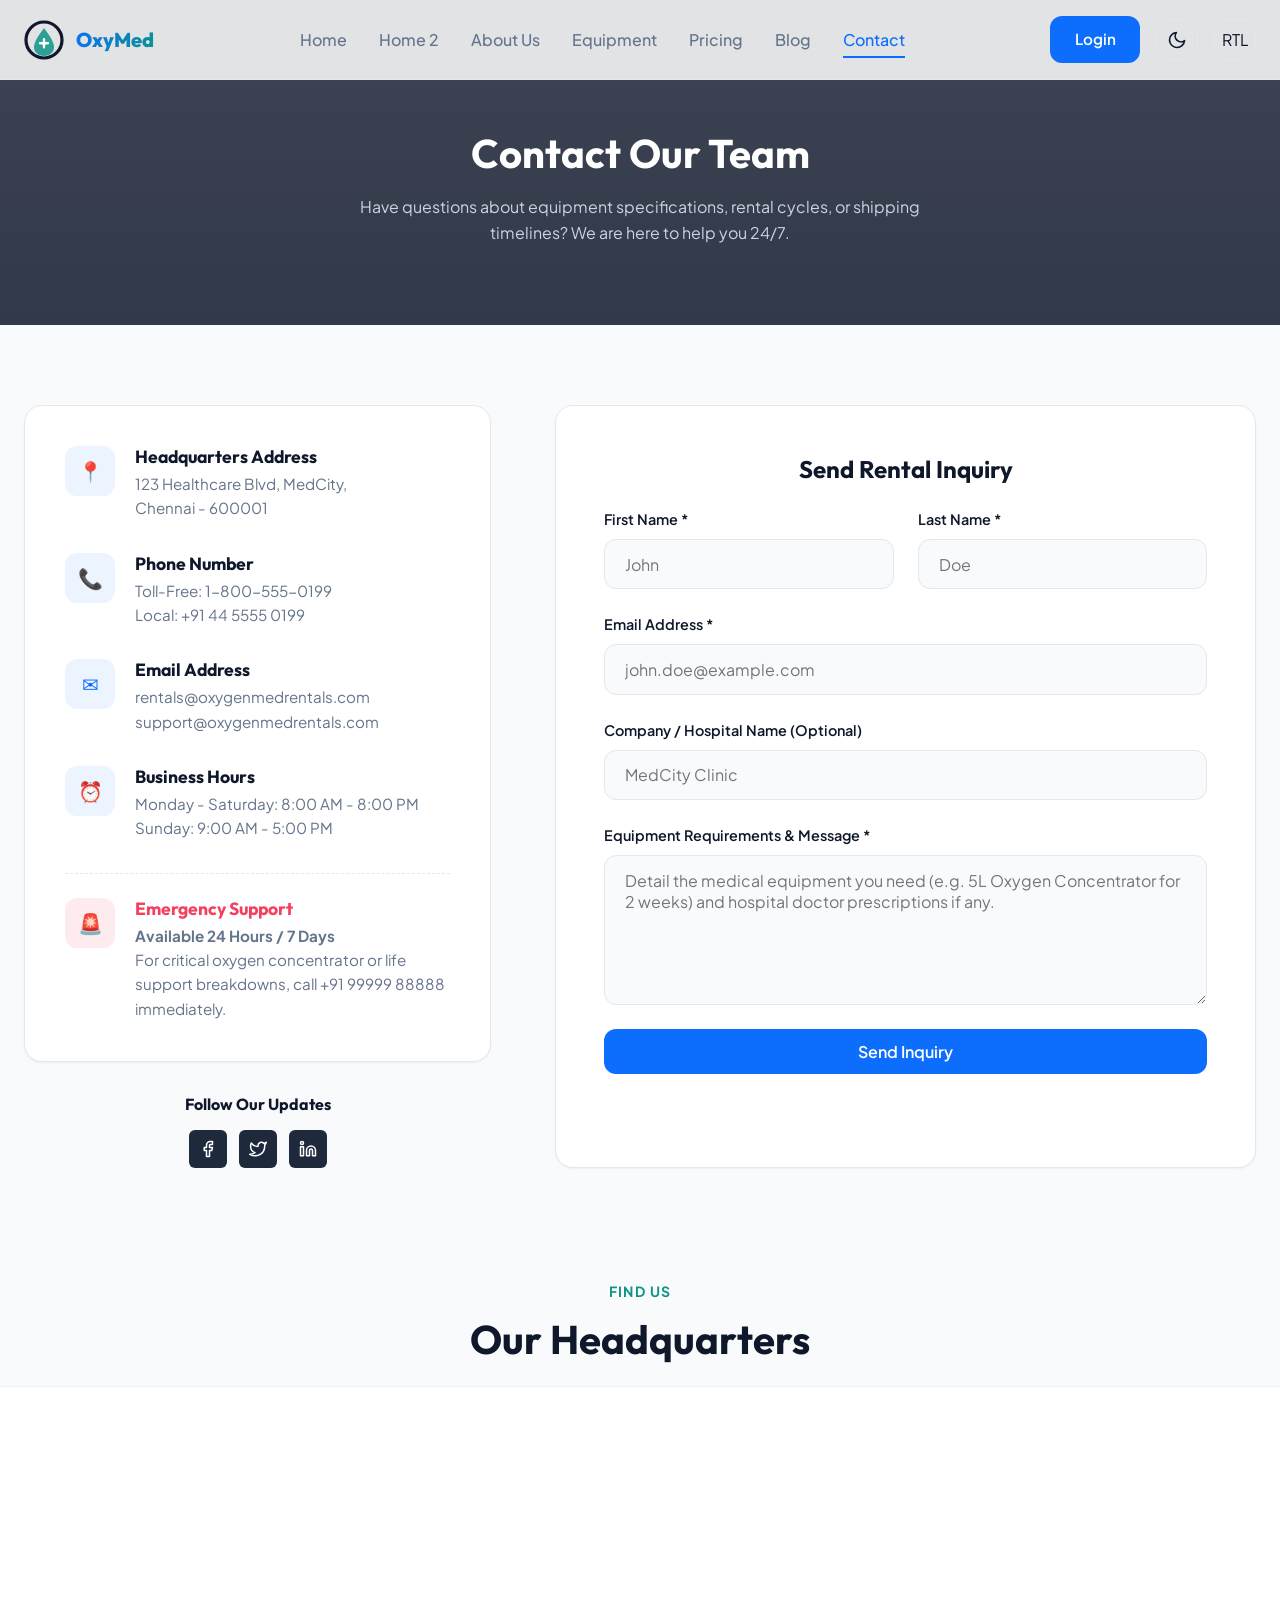
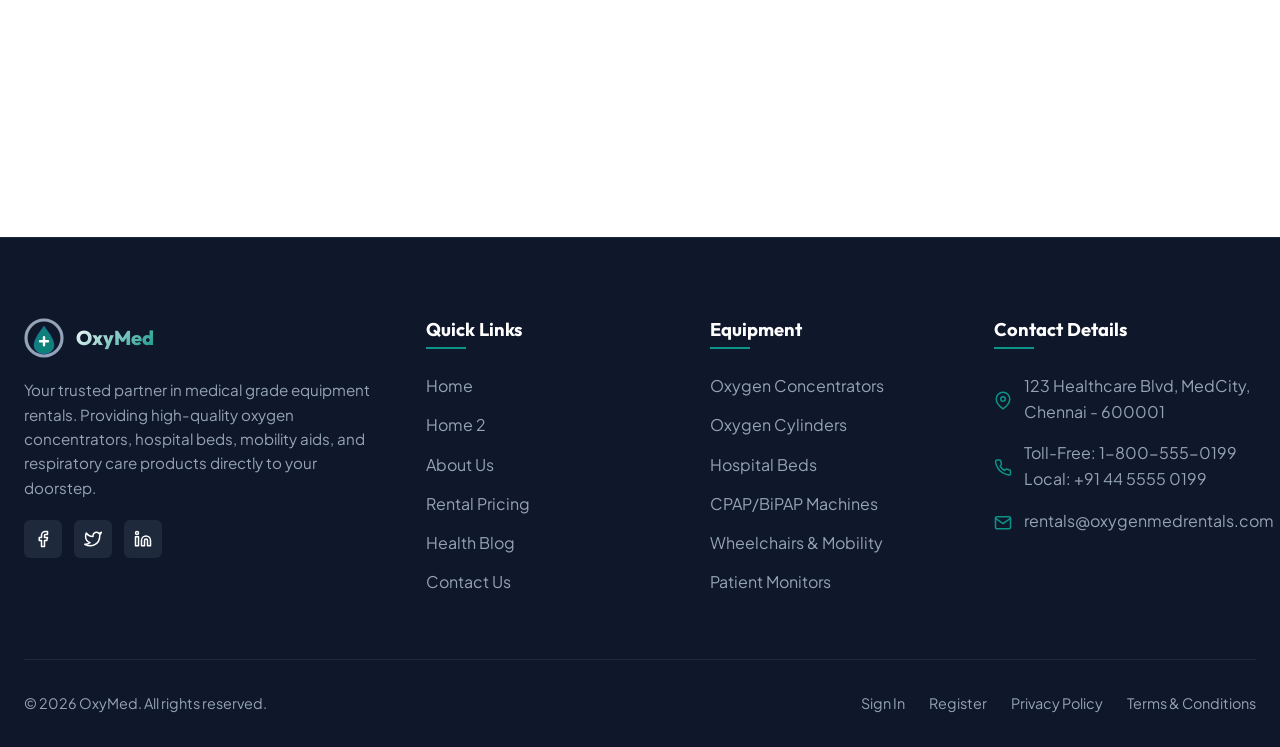
<file: contact.html>
<!DOCTYPE html>
<html lang="en" dir="ltr">
<head>
  <meta charset="UTF-8">
  <meta name="viewport" content="width=device-width, initial-scale=1.0">
  <title>OxyMed | Contact Us</title>
  <meta name="description" content="Contact us to rent medical equipment. Phone number, address, 24/7 emergency hotline, and booking inquiry form.">
  
  <!-- Favicon -->
  <link rel="icon" type="image/svg+xml" href="assets/images/favicon.svg">
  
  <!-- CSS Stylesheets -->
  <link rel="stylesheet" href="assets/css/style.css">
  <link rel="stylesheet" href="assets/css/dark-mode.css">
  <link rel="stylesheet" href="assets/css/rtl.css">
</head>
<body>

  <!-- HEADER -->
  <header class="header">
    <div class="container nav-container">
      <a href="index.html" class="logo-link" id="navLogo">
        <svg viewBox="0 0 100 100" fill="none" xmlns="http://www.w3.org/2000/svg">
          <circle cx="50" cy="50" r="45" stroke="currentColor" stroke-width="8" fill="none"/>
          <path d="M50 20 C65 40 75 55 75 68 C75 80 64 90 50 90 C36 90 25 80 25 68 C25 55 35 40 50 20 Z" fill="var(--secondary)" opacity="0.85"/>
          <path d="M50 48 L50 68 M40 58 L60 58" stroke="#ffffff" stroke-width="6" stroke-linecap="round"/>
        </svg>
        <span class="brand-name">OxyMed</span>
      </a>

      <nav>
        <ul class="nav-menu" id="navMenu">
          <li><a href="index.html" class="nav-link">Home</a></li>
          <li><a href="home2.html" class="nav-link">Home 2</a></li>
          <li><a href="about.html" class="nav-link">About Us</a></li>
          <li><a href="services.html" class="nav-link">Equipment</a></li>
          <li><a href="pricing.html" class="nav-link">Pricing</a></li>
          <li><a href="blog.html" class="nav-link">Blog</a></li>
          <li><a href="contact.html" class="nav-link">Contact</a></li>
        <li class="mobile-nav-login"><a href="login.html" class="nav-link">Login</a></li>
        </ul>
      </nav>

      <div class="nav-actions">
        <a href="login.html" class="btn btn-login">Login</a>
        <button class="btn-icon" id="theme-toggle" aria-label="Toggle Theme">
          <!-- Dynamically loaded by JS -->
        </button>
        <button class="btn-icon" id="rtl-toggle" aria-label="Toggle RTL">RTL</button>
        <button class="hamburger" aria-label="Toggle Navigation Menu">
          <span></span>
          <span></span>
          <span></span>
        </button>
      </div>
    </div>
  </header>

  <!-- CONTACT HERO SECTION -->
  <section class="about-hero" style="background-image: linear-gradient(rgba(15, 23, 42, 0.8), rgba(15, 23, 42, 0.85)), url('https://images.unsplash.com/photo-1516549655169-df83a0774514?auto=format&fit=crop&w=1200&q=80');">
    <div class="container">
      <h1>Contact Our Team</h1>
      <p>Have questions about equipment specifications, rental cycles, or shipping timelines? We are here to help you 24/7.</p>
    </div>
  </section>

  <!-- CONTACT GRID SECTION -->
  <section class="section-padding">
    <div class="container contact-grid">
      
      <!-- Contact details -->
      <div class="contact-info-panel">
        <div class="contact-details-box">
          <!-- Address -->
          <div class="contact-item">
            <div class="contact-icon">📍</div>
            <div class="contact-text">
              <h4>Headquarters Address</h4>
              <p>123 Healthcare Blvd, MedCity,<br>Chennai - 600001</p>
            </div>
          </div>

          <!-- Phone -->
          <div class="contact-item">
            <div class="contact-icon">📞</div>
            <div class="contact-text">
              <h4>Phone Number</h4>
              <p>Toll-Free: 1-800-555-0199<br>Local: +91 44 5555 0199</p>
            </div>
          </div>

          <!-- Email -->
          <div class="contact-item">
            <div class="contact-icon">✉</div>
            <div class="contact-text">
              <h4>Email Address</h4>
              <p>rentals@oxygenmedrentals.com<br>support@oxygenmedrentals.com</p>
            </div>
          </div>

          <!-- Business Hours -->
          <div class="contact-item">
            <div class="contact-icon">⏰</div>
            <div class="contact-text">
              <h4>Business Hours</h4>
              <p>Monday - Saturday: 8:00 AM - 8:00 PM<br>Sunday: 9:00 AM - 5:00 PM</p>
            </div>
          </div>

          <!-- Emergency Support -->
          <div class="contact-item" style="border-top: 1px dashed var(--border); padding-top: 1.5rem; margin-top: 1.5rem;">
            <div class="contact-icon" style="background-color: rgba(244, 63, 94, 0.1); color: var(--accent);">🚨</div>
            <div class="contact-text">
              <h4 style="color: var(--accent);">Emergency Support</h4>
              <p><strong>Available 24 Hours / 7 Days</strong><br>For critical oxygen concentrator or life support breakdowns, call +91 99999 88888 immediately.</p>
            </div>
          </div>
        </div>

        <!-- Social Links & Branding -->
        <div style="text-align: center;">
          <h4 style="margin-bottom: 1rem;">Follow Our Updates</h4>
          <div class="social-links" style="justify-content: center;">
            <a href="#" class="social-icon" aria-label="Facebook">
              <svg xmlns="http://www.w3.org/2000/svg" width="18" height="18" viewBox="0 0 24 24" fill="none" stroke="currentColor" stroke-width="2" stroke-linecap="round" stroke-linejoin="round"><path d="M18 2h-3a5 5 0 0 0-5 5v3H7v4h3v8h4v-8h3l1-4h-4V7a1 1 0 0 1 1-1h3z"></path></svg>
            </a>
            <a href="#" class="social-icon" aria-label="Twitter">
              <svg xmlns="http://www.w3.org/2000/svg" width="18" height="18" viewBox="0 0 24 24" fill="none" stroke="currentColor" stroke-width="2" stroke-linecap="round" stroke-linejoin="round"><path d="M23 3a10.9 10.9 0 0 1-3.14 1.53 4.48 4.48 0 0 0-7.86 3v1A10.66 10.66 0 0 1 3 4s-4 9 5 13a11.64 11.64 0 0 1-7 2c9 5 20 0 20-11.5a4.5 4.5 0 0 0-.08-.83A7.72 7.72 0 0 0 23 3z"></path></svg>
            </a>
            <a href="#" class="social-icon" aria-label="LinkedIn">
              <svg xmlns="http://www.w3.org/2000/svg" width="18" height="18" viewBox="0 0 24 24" fill="none" stroke="currentColor" stroke-width="2" stroke-linecap="round" stroke-linejoin="round"><path d="M16 8a6 6 0 0 1 6 6v7h-4v-7a2 2 0 0 0-2-2 2 2 0 0 0-2 2v7h-4v-7a6 6 0 0 1 6-6z"></path><rect x="2" y="9" width="4" height="12"></rect><circle cx="4" cy="4" r="2"></circle></svg>
            </a>
          </div>
        </div>
      </div>

      <!-- Contact form -->
      <div class="form-card">
        <h3 style="margin-bottom: 1.5rem; font-size: 1.5rem; text-align: center;">Send Rental Inquiry</h3>
        <form id="contactForm" novalidate>
          <div class="form-grid">
            <div class="form-group">
              <label for="firstName" class="form-label">First Name *</label>
              <input type="text" id="firstName" class="form-input" placeholder="John">
              <div class="form-feedback"></div>
            </div>
            
            <div class="form-group">
              <label for="lastName" class="form-label">Last Name *</label>
              <input type="text" id="lastName" class="form-input" placeholder="Doe">
              <div class="form-feedback"></div>
            </div>
            
            <div class="form-group full-width">
              <label for="email" class="form-label">Email Address *</label>
              <input type="email" id="email" class="form-input" placeholder="john.doe@example.com">
              <div class="form-feedback"></div>
            </div>

            <div class="form-group full-width">
              <label for="companyName" class="form-label">Company / Hospital Name (Optional)</label>
              <input type="text" id="companyName" class="form-input" placeholder="MedCity Clinic">
              <div class="form-feedback"></div>
            </div>

            <div class="form-group full-width">
              <label for="message" class="form-label">Equipment Requirements &amp; Message *</label>
              <textarea id="message" class="form-textarea" placeholder="Detail the medical equipment you need (e.g. 5L Oxygen Concentrator for 2 weeks) and hospital doctor prescriptions if any."></textarea>
              <div class="form-feedback"></div>
            </div>
          </div>

          <button type="submit" class="btn btn-primary" style="width: 100%;">Send Inquiry</button>
        </form>
      </div>

    </div>
  </section>

  <!-- INTERACTIVE MAP SECTION -->
  <section class="map-section">
    <div class="container" style="margin-bottom: -10px;">
      <div class="section-header text-center" style="margin-bottom: 2rem;">
        <span class="section-subtitle">Find Us</span>
        <h2 class="section-title">Our Headquarters</h2>
      </div>
    </div>
    <div class="map-container">
      <iframe 
        src="https://maps.google.com/maps?q=Chennai&t=&z=13&ie=UTF8&iwloc=&output=embed" 
        width="100%" 
        height="450" 
        style="border:0;" 
        allowfullscreen="" 
        loading="lazy" 
        referrerpolicy="no-referrer-when-downgrade">
      </iframe>
    </div>
  </section>

  <!-- FOOTER -->
  <footer class="footer">
    <div class="container">
      <div class="footer-top">
        <div class="footer-brand">
          <a href="index.html" class="logo-link">
            <svg viewBox="0 0 100 100" fill="none" xmlns="http://www.w3.org/2000/svg" width="40" height="40">
              <circle cx="50" cy="50" r="45" stroke="currentColor" stroke-width="8" fill="none"/>
              <path d="M50 20 C65 40 75 55 75 68 C75 80 64 90 50 90 C36 90 25 80 25 68 C25 55 35 40 50 20 Z" fill="var(--secondary)" opacity="0.85"/>
              <path d="M50 48 L50 68 M40 58 L60 58" stroke="#ffffff" stroke-width="6" stroke-linecap="round"/>
            </svg>
            <span class="brand-name" style="background: linear-gradient(135deg, #fff, var(--secondary)); -webkit-background-clip: text; -webkit-text-fill-color: transparent;">OxyMed</span>
          </a>
          <p class="footer-brand-text">
            Your trusted partner in medical grade equipment rentals. Providing high-quality oxygen concentrators, hospital beds, mobility aids, and respiratory care products directly to your doorstep.
          </p>
          <div class="social-links">
            <a href="#" class="social-icon" aria-label="Facebook">
              <svg xmlns="http://www.w3.org/2000/svg" width="18" height="18" viewBox="0 0 24 24" fill="none" stroke="currentColor" stroke-width="2" stroke-linecap="round" stroke-linejoin="round"><path d="M18 2h-3a5 5 0 0 0-5 5v3H7v4h3v8h4v-8h3l1-4h-4V7a1 1 0 0 1 1-1h3z"></path></svg>
            </a>
            <a href="#" class="social-icon" aria-label="Twitter">
              <svg xmlns="http://www.w3.org/2000/svg" width="18" height="18" viewBox="0 0 24 24" fill="none" stroke="currentColor" stroke-width="2" stroke-linecap="round" stroke-linejoin="round"><path d="M23 3a10.9 10.9 0 0 1-3.14 1.53 4.48 4.48 0 0 0-7.86 3v1A10.66 10.66 0 0 1 3 4s-4 9 5 13a11.64 11.64 0 0 1-7 2c9 5 20 0 20-11.5a4.5 4.5 0 0 0-.08-.83A7.72 7.72 0 0 0 23 3z"></path></svg>
            </a>
            <a href="#" class="social-icon" aria-label="LinkedIn">
              <svg xmlns="http://www.w3.org/2000/svg" width="18" height="18" viewBox="0 0 24 24" fill="none" stroke="currentColor" stroke-width="2" stroke-linecap="round" stroke-linejoin="round"><path d="M16 8a6 6 0 0 1 6 6v7h-4v-7a2 2 0 0 0-2-2 2 2 0 0 0-2 2v7h-4v-7a6 6 0 0 1 6-6z"></path><rect x="2" y="9" width="4" height="12"></rect><circle cx="4" cy="4" r="2"></circle></svg>
            </a>
          </div>
        </div>

        <div>
          <h4 class="footer-heading">Quick Links</h4>
          <ul class="footer-links">
            <li><a href="index.html">Home</a></li>
            <li><a href="home2.html">Home 2</a></li>
            <li><a href="about.html">About Us</a></li>
            <li><a href="pricing.html">Rental Pricing</a></li>
            <li><a href="blog.html">Health Blog</a></li>
            <li><a href="contact.html">Contact Us</a></li>
          </ul>
        </div>

        <div>
          <h4 class="footer-heading">Equipment</h4>
          <ul class="footer-links">
            <li><a href="services.html">Oxygen Concentrators</a></li>
            <li><a href="services.html">Oxygen Cylinders</a></li>
            <li><a href="services.html">Hospital Beds</a></li>
            <li><a href="services.html">CPAP/BiPAP Machines</a></li>
            <li><a href="services.html">Wheelchairs &amp; Mobility</a></li>
            <li><a href="services.html">Patient Monitors</a></li>
          </ul>
        </div>

        <div>
          <h4 class="footer-heading">Contact Details</h4>
          <div class="footer-contact-item">
            <svg xmlns="http://www.w3.org/2000/svg" width="18" height="18" viewBox="0 0 24 24" fill="none" stroke="currentColor" stroke-width="2" stroke-linecap="round" stroke-linejoin="round"><path d="M21 10c0 7-9 13-9 13s-9-6-9-13a9 9 0 0 1 18 0z"></path><circle cx="12" cy="10" r="3"></circle></svg>
            <p>123 Healthcare Blvd, MedCity,<br>Chennai - 600001</p>
          </div>
          <div class="footer-contact-item">
            <svg xmlns="http://www.w3.org/2000/svg" width="18" height="18" viewBox="0 0 24 24" fill="none" stroke="currentColor" stroke-width="2" stroke-linecap="round" stroke-linejoin="round"><path d="M22 16.92v3a2 2 0 0 1-2.18 2 19.79 19.79 0 0 1-8.63-3.07 19.5 19.5 0 0 1-6-6 19.79 19.79 0 0 1-3.07-8.67A2 2 0 0 1 4.11 2h3a2 2 0 0 1 2 1.72 12.84 12.84 0 0 0 .7 2.81 2 2 0 0 1-.45 2.11L8.09 9.91a16 16 0 0 0 6 6l1.27-1.27a2 2 0 0 1 2.11-.45 12.84 12.84 0 0 0 2.81.7A2 2 0 0 1 22 16.92z"></path></svg>
            <p>Toll-Free: 1-800-555-0199<br>Local: +91 44 5555 0199</p>
          </div>
          <div class="footer-contact-item">
            <svg xmlns="http://www.w3.org/2000/svg" width="18" height="18" viewBox="0 0 24 24" fill="none" stroke="currentColor" stroke-width="2" stroke-linecap="round" stroke-linejoin="round"><path d="M4 4h16c1.1 0 2 .9 2 2v12c0 1.1-.9 2-2 2H4c-1.1 0-2-.9-2-2V6c0-1.1.9-2 2-2z"></path><polyline points="22,6 12,13 2,6"></polyline></svg>
            <p>rentals@oxygenmedrentals.com</p>
          </div>
        </div>
      </div>

      <div class="footer-bottom">
        <p>&copy; 2026 OxyMed. All rights reserved.</p>
        <div style="display: flex; gap: 1.5rem;">
          <a href="login.html">Sign In</a>
          <a href="register.html">Register</a>
          <a href="#">Privacy Policy</a>
          <a href="#">Terms &amp; Conditions</a>
        </div>
      </div>
    </div>
  </footer>

  <!-- Core JavaScript -->
  <script src="assets/js/main.js"></script>
  
  <!-- Pre-fill script based on URL queries -->
  <script>
    document.addEventListener('DOMContentLoaded', () => {
      const params = new URLSearchParams(window.location.search);
      const inquiryType = params.get('inquiry');
      const msgBox = document.getElementById('message');
      
      if (inquiryType && msgBox) {
        let name = '';
        switch(inquiryType) {
          case 'oxygen-equipment':
            name = 'Oxygen Concentrator / Cylinder';
            break;
          case 'mobility-equipment':
            name = 'Manual/Electric Wheelchair or Walker';
            break;
          case 'hospital-furniture':
            name = 'Adjustable Hospital Bed / Mattress';
            break;
          case 'respiratory-care':
            name = 'CPAP / BiPAP Sleep Apnea Device';
            break;
          case 'patient-monitoring':
            name = 'Multi-Parameter Patient Monitor';
            break;
          case 'home-care-equipment':
            name = 'Clinical Suction / Feeding Pump';
            break;
        }
        if (name) {
          msgBox.value = `Hello, I would like to inquire about renting "${name}". Please contact me with availability and pricing details.`;
        }
      }
    });
  </script>
</body>
</html>
</file>
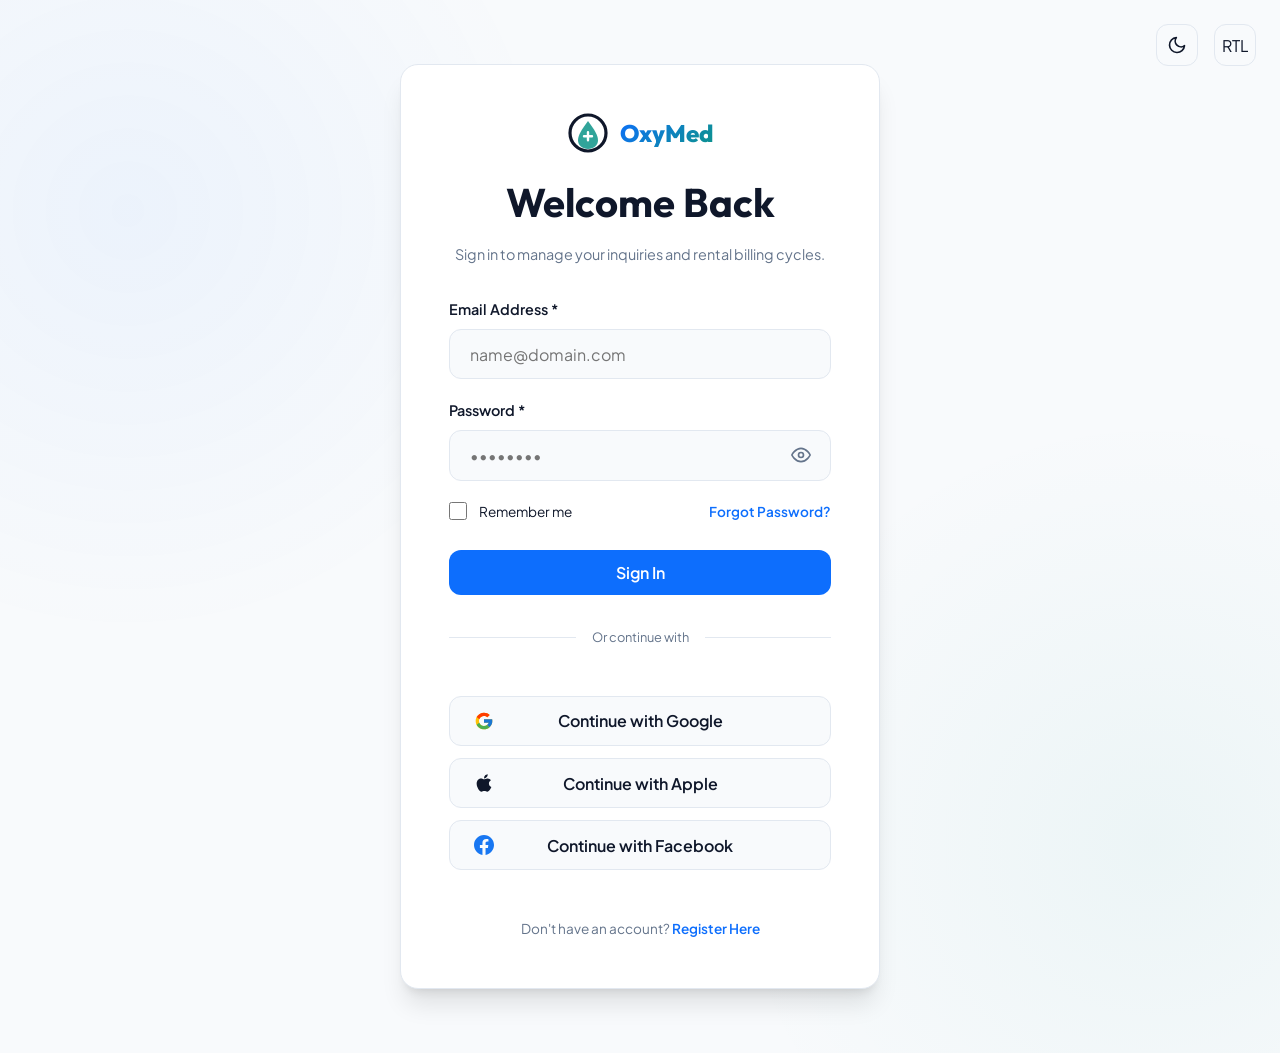
<file: login.html>
<!DOCTYPE html>
<html lang="en" dir="ltr">
<head>
  <meta charset="UTF-8">
  <meta name="viewport" content="width=device-width, initial-scale=1.0">
  <title>OxyMed | Sign In</title>
  <meta name="description" content="Sign In to your OxyMed account. UI Only.">
  
  <!-- Favicon -->
  <link rel="icon" type="image/svg+xml" href="assets/images/favicon.svg">
  
  <!-- CSS Stylesheets -->
  <link rel="stylesheet" href="assets/css/style.css">
  <link rel="stylesheet" href="assets/css/dark-mode.css">
  <link rel="stylesheet" href="assets/css/rtl.css">
</head>
<body>

  <!-- Floating Theme and RTL controls -->
  <div class="auth-theme-controls" style="position: absolute; top: 1.5rem; right: 1.5rem; display: flex; gap: 1rem; z-index: 10;">
    <button class="btn-icon" id="theme-toggle" aria-label="Toggle Theme">
      <!-- Dynamically loaded by JS -->
    </button>
    <button class="btn-icon" id="rtl-toggle" aria-label="Toggle RTL">RTL</button>
  </div>

  <!-- AUTH WRAPPER -->
  <div class="auth-wrapper" style="padding-top: 4rem; padding-bottom: 4rem; min-height: 100vh; display: flex; align-items: center; justify-content: center;">
    <div class="auth-card">
      <div class="auth-header">
        <a href="index.html" style="text-decoration: none; color: inherit;"><div class="logo-link">
          <svg viewBox="0 0 100 100" fill="none" xmlns="http://www.w3.org/2000/svg" width="60" height="60">
            <circle cx="50" cy="50" r="45" stroke="currentColor" stroke-width="8" fill="none"/>
            <path d="M50 20 C65 40 75 55 75 68 C75 80 64 90 50 90 C36 90 25 80 25 68 C25 55 35 40 50 20 Z" fill="var(--secondary)" opacity="0.85"/>
            <path d="M50 48 L50 68 M40 58 L60 58" stroke="#ffffff" stroke-width="6" stroke-linecap="round"/>
          </svg>
          <span class="brand-name" style="font-size: 1.5rem;">OxyMed</span>
        </div></a>
        <h2 class="auth-title">Welcome Back</h2>
        <p class="auth-subtitle">Sign in to manage your inquiries and rental billing cycles.</p>
      </div>

      <form id="loginForm" novalidate style="display: flex; flex-direction: column; gap: 1.25rem;">
        
        <div class="form-group">
          <label for="email" class="form-label">Email Address *</label>
          <input type="email" id="email" class="form-input" placeholder="name@domain.com">
          <div class="form-feedback"></div>
        </div>

        <div class="form-group">
          <label for="password" class="form-label">Password *</label>
          <div class="auth-password-wrapper">
            <input type="password" id="password" class="form-input" placeholder="••••••••" style="padding-right: 3rem;">
            <button type="button" class="password-toggle-btn" aria-label="Toggle Password Visibility">
              <svg xmlns="http://www.w3.org/2000/svg" width="20" height="20" viewBox="0 0 24 24" fill="none" stroke="currentColor" stroke-width="2" stroke-linecap="round" stroke-linejoin="round">
                <path d="M1 12s4-8 11-8 11 8 11 8-4 8-11 8-11-8-11-8z"></path>
                <circle cx="12" cy="12" r="3"></circle>
              </svg>
            </button>
          </div>
          <div class="form-feedback"></div>
        </div>

        <div class="auth-options">
          <label class="form-checkbox-group">
            <input type="checkbox" id="rememberMe" class="form-checkbox">
            Remember me
          </label>
          <a href="#" class="auth-link">Forgot Password?</a>
        </div>

        <button type="submit" class="btn btn-primary" style="margin-top: 0.5rem;">Sign In</button>
      </form>

      <div class="social-login-divider">Or continue with</div>

              <div class="social-login-group" style="display: flex; flex-direction: column; gap: 0.75rem;">
          <button type="button" class="btn-social" style="justify-content: center; position: relative; width: 100%;">
            <svg style="position: absolute; left: 1.5rem;" xmlns="http://www.w3.org/2000/svg" width="20" height="20" viewBox="0 0 48 48">
              <path fill="#FFC107" d="M43.611,20.083H42V20H24v8h11.303c-1.649,4.657-6.08,8-11.303,8c-6.627,0-12-5.373-12-12c0-6.627,5.373-12,12-12c3.059,0,5.842,1.154,7.961,3.039l5.657-5.657C34.046,6.053,29.268,4,24,4C12.955,4,4,12.955,4,24c0,11.045,8.955,20,20,20c11.045,0,20-8.955,20-20C44,22.659,43.862,21.35,43.611,20.083z"/>
              <path fill="#FF3D00" d="M6.306,14.691l6.571,4.819C14.655,15.108,18.961,12,24,12c3.059,0,5.842,1.154,7.961,3.039l5.657-5.657C34.046,6.053,29.268,4,24,4C16.318,4,9.656,8.337,6.306,14.691z"/>
              <path fill="#4CAF50" d="M24,44c5.166,0,9.86-1.977,13.409-5.192l-6.19-5.238C29.211,35.091,26.715,36,24,36c-5.202,0-9.619-3.317-11.283-7.946l-6.522,5.025C9.505,39.556,16.227,44,24,44z"/>
              <path fill="#1976D2" d="M43.611,20.083H42V20H24v8h11.303c-0.792,2.237-2.231,4.166-4.087,5.571c0.001-0.001,0.002-0.001,0.003-0.002l6.19,5.238C36.971,39.205,44,34,44,24C44,22.659,43.862,21.35,43.611,20.083z"/>
            </svg>
            Continue with Google
          </button>
          
          <button type="button" class="btn-social" style="justify-content: center; position: relative; width: 100%;">
            <svg style="position: absolute; left: 1.5rem;" xmlns="http://www.w3.org/2000/svg" width="20" height="20" viewBox="0 0 384 512">
              <path fill="var(--text-main)" d="M318.7 268.7c-.2-36.7 16.4-64.4 50-84.8-18.8-26.9-47.2-41.7-84.7-44.6-35.5-2.8-74.3 20.7-88.5 20.7-15 0-49.4-19.7-76.4-19.7C63.3 141.2 4 184.8 4 273.5q0 39.3 14.4 81.2c12.8 36.7 59 126.7 107.2 125.2 25.2-.6 43-17.9 75.8-17.9 31.8 0 48.3 17.9 76.4 17.9 48.6-.7 90.4-82.5 102.6-119.3-65.2-30.7-61.7-90-61.7-91.9zm-56.6-164.2c27.3-32.4 24.8-61.9 24-72.5-24.1 1.4-52 16.4-67.9 34.9-17.5 19.8-27.8 44.3-25.6 71.9 26.1 2 49.9-11.4 69.5-34.3z"/>
            </svg>
            Continue with Apple
          </button>

          <button type="button" class="btn-social" style="justify-content: center; position: relative; width: 100%;">
            <svg style="position: absolute; left: 1.5rem;" xmlns="http://www.w3.org/2000/svg" width="20" height="20" viewBox="0 0 24 24" fill="#1877F2">
              <path d="M24 12.073c0-6.627-5.373-12-12-12s-12 5.373-12 12c0 5.99 4.388 10.954 10.125 11.854v-8.385H7.078v-3.469h3.047V9.43c0-3.007 1.792-4.669 4.533-4.669 1.312 0 2.686.235 2.686.235v2.953H15.83c-1.491 0-1.956.925-1.956 1.874v2.25h3.328l-.532 3.469h-2.796v8.385C19.612 23.027 24 18.062 24 12.073z"/>
            </svg>
            Continue with Facebook
          </button>
        </div>

      <p class="auth-subtitle" style="text-align: center; font-size: 0.85rem; margin-top: 1rem;">
        Don't have an account? <a href="register.html" class="auth-link">Register Here</a>
      </p>
    </div>
  </div>

  <!-- Core JavaScript -->
  <script src="assets/js/main.js"></script>
</body>
</html>
</file>
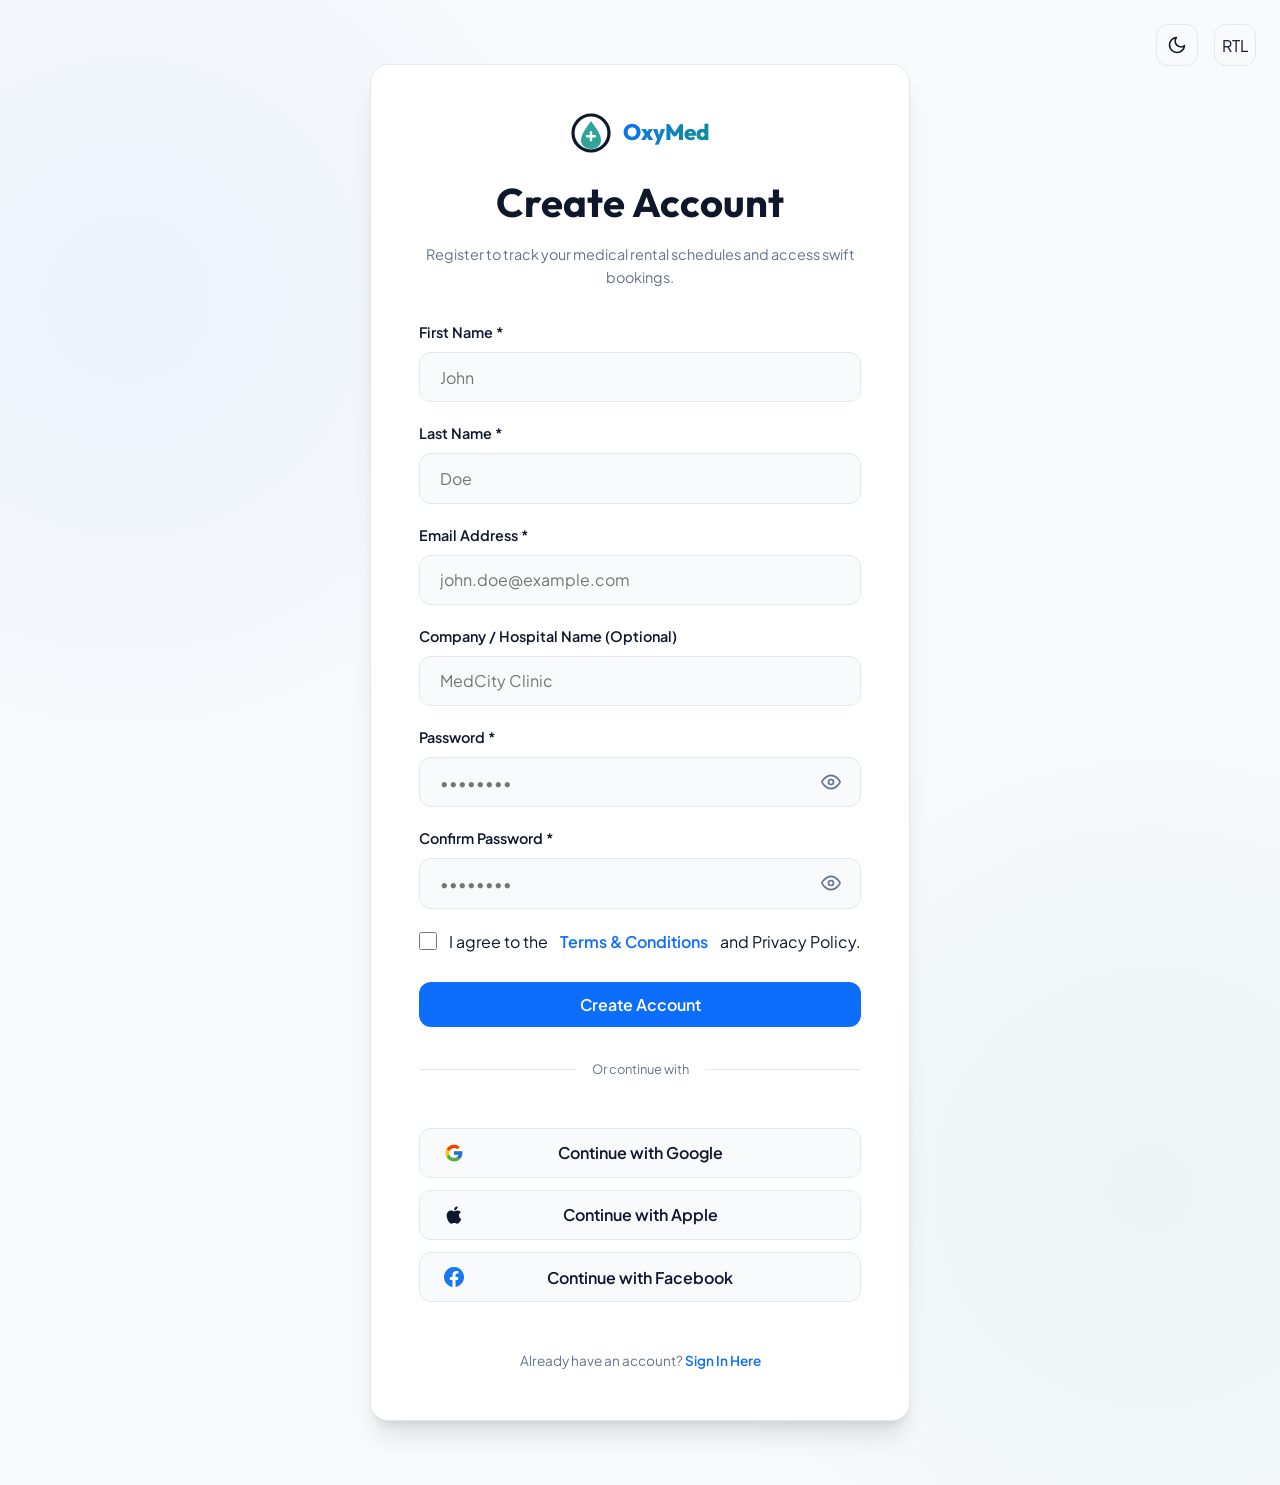
<file: register.html>
<!DOCTYPE html>
<html lang="en" dir="ltr">
<head>
  <meta charset="UTF-8">
  <meta name="viewport" content="width=device-width, initial-scale=1.0">
  <title>OxyMed | Register</title>
  <meta name="description" content="Register an account with OxyMed. UI Only.">
  
  <!-- Favicon -->
  <link rel="icon" type="image/svg+xml" href="assets/images/favicon.svg">
  
  <!-- CSS Stylesheets -->
  <link rel="stylesheet" href="assets/css/style.css">
  <link rel="stylesheet" href="assets/css/dark-mode.css">
  <link rel="stylesheet" href="assets/css/rtl.css">
</head>
<body>

  <!-- Floating Theme and RTL controls -->
  <div class="auth-theme-controls" style="position: absolute; top: 1.5rem; right: 1.5rem; display: flex; gap: 1rem; z-index: 10;">
    <button class="btn-icon" id="theme-toggle" aria-label="Toggle Theme">
      <!-- Dynamically loaded by JS -->
    </button>
    <button class="btn-icon" id="rtl-toggle" aria-label="Toggle RTL">RTL</button>
  </div>

  <!-- AUTH WRAPPER -->
  <div class="auth-wrapper" style="padding-top: 4rem; padding-bottom: 4rem; min-height: 100vh; display: flex; align-items: center; justify-content: center;">
    <div class="auth-card" style="max-width: 540px;">
      <div class="auth-header">
        <a href="index.html" style="text-decoration: none; color: inherit;"><div class="logo-link">
          <svg viewBox="0 0 100 100" fill="none" xmlns="http://www.w3.org/2000/svg" width="55" height="55">
            <circle cx="50" cy="50" r="45" stroke="currentColor" stroke-width="8" fill="none"/>
            <path d="M50 20 C65 40 75 55 75 68 C75 80 64 90 50 90 C36 90 25 80 25 68 C25 55 35 40 50 20 Z" fill="var(--secondary)" opacity="0.85"/>
            <path d="M50 48 L50 68 M40 58 L60 58" stroke="#ffffff" stroke-width="6" stroke-linecap="round"/>
          </svg>
          <span class="brand-name" style="font-size: 1.4rem;">OxyMed</span>
        </div></a>
        <h2 class="auth-title">Create Account</h2>
        <p class="auth-subtitle">Register to track your medical rental schedules and access swift bookings.</p>
      </div>

      <form id="registerForm" novalidate style="display: flex; flex-direction: column; gap: 1.25rem;">
        
        <div class="form-group">
          <label for="firstName" class="form-label">First Name *</label>
          <input type="text" id="firstName" class="form-input" placeholder="John">
          <div class="form-feedback"></div>
        </div>
        
        <div class="form-group">
          <label for="lastName" class="form-label">Last Name *</label>
          <input type="text" id="lastName" class="form-input" placeholder="Doe">
          <div class="form-feedback"></div>
        </div>

        <div class="form-group">
          <label for="email" class="form-label">Email Address *</label>
          <input type="email" id="email" class="form-input" placeholder="john.doe@example.com">
          <div class="form-feedback"></div>
        </div>

        <div class="form-group">
          <label for="companyName" class="form-label">Company / Hospital Name (Optional)</label>
          <input type="text" id="companyName" class="form-input" placeholder="MedCity Clinic">
          <div class="form-feedback"></div>
        </div>

        <div class="form-group">
          <label for="password" class="form-label">Password *</label>
          <div class="auth-password-wrapper">
            <input type="password" id="password" class="form-input" placeholder="••••••••" style="padding-right: 3rem;">
            <button type="button" class="password-toggle-btn" aria-label="Toggle Password Visibility">
              <svg xmlns="http://www.w3.org/2000/svg" width="20" height="20" viewBox="0 0 24 24" fill="none" stroke="currentColor" stroke-width="2" stroke-linecap="round" stroke-linejoin="round">
                <path d="M1 12s4-8 11-8 11 8 11 8-4 8-11 8-11-8-11-8z"></path>
                <circle cx="12" cy="12" r="3"></circle>
              </svg>
            </button>
          </div>
          <div class="form-feedback"></div>
        </div>

        <div class="form-group">
          <label for="confirmPassword" class="form-label">Confirm Password *</label>
          <div class="auth-password-wrapper">
            <input type="password" id="confirmPassword" class="form-input" placeholder="••••••••" style="padding-right: 3rem;">
            <button type="button" class="password-toggle-btn" aria-label="Toggle Password Visibility">
              <svg xmlns="http://www.w3.org/2000/svg" width="20" height="20" viewBox="0 0 24 24" fill="none" stroke="currentColor" stroke-width="2" stroke-linecap="round" stroke-linejoin="round">
                <path d="M1 12s4-8 11-8 11 8 11 8-4 8-11 8-11-8-11-8z"></path>
                <circle cx="12" cy="12" r="3"></circle>
              </svg>
            </button>
          </div>
          <div class="form-feedback"></div>
        </div>

        <div class="form-group">
          <label class="form-checkbox-group">
            <input type="checkbox" id="terms" class="form-checkbox">
            I agree to the <a href="#" class="auth-link">Terms &amp; Conditions</a> and Privacy Policy.
          </label>
          <div class="form-feedback"></div>
        </div>

        <button type="submit" class="btn btn-primary" style="margin-top: 0.5rem; width: 100%;">Create Account</button>
      </form>

      <div class="social-login-divider">Or continue with</div>

      <div class="social-login-group" style="display: flex; flex-direction: column; gap: 0.75rem;">
        <button type="button" class="btn-social" style="justify-content: center; position: relative; width: 100%;">
          <svg style="position: absolute; left: 1.5rem;" xmlns="http://www.w3.org/2000/svg" width="20" height="20" viewBox="0 0 48 48">
            <path fill="#FFC107" d="M43.611,20.083H42V20H24v8h11.303c-1.649,4.657-6.08,8-11.303,8c-6.627,0-12-5.373-12-12c0-6.627,5.373-12,12-12c3.059,0,5.842,1.154,7.961,3.039l5.657-5.657C34.046,6.053,29.268,4,24,4C12.955,4,4,12.955,4,24c0,11.045,8.955,20,20,20c11.045,0,20-8.955,20-20C44,22.659,43.862,21.35,43.611,20.083z"/>
            <path fill="#FF3D00" d="M6.306,14.691l6.571,4.819C14.655,15.108,18.961,12,24,12c3.059,0,5.842,1.154,7.961,3.039l5.657-5.657C34.046,6.053,29.268,4,24,4C16.318,4,9.656,8.337,6.306,14.691z"/>
            <path fill="#4CAF50" d="M24,44c5.166,0,9.86-1.977,13.409-5.192l-6.19-5.238C29.211,35.091,26.715,36,24,36c-5.202,0-9.619-3.317-11.283-7.946l-6.522,5.025C9.505,39.556,16.227,44,24,44z"/>
            <path fill="#1976D2" d="M43.611,20.083H42V20H24v8h11.303c-0.792,2.237-2.231,4.166-4.087,5.571c0.001-0.001,0.002-0.001,0.003-0.002l6.19,5.238C36.971,39.205,44,34,44,24C44,22.659,43.862,21.35,43.611,20.083z"/>
          </svg>
          Continue with Google
        </button>
        
        <button type="button" class="btn-social" style="justify-content: center; position: relative; width: 100%;">
          <svg style="position: absolute; left: 1.5rem;" xmlns="http://www.w3.org/2000/svg" width="20" height="20" viewBox="0 0 384 512">
            <path fill="var(--text-main)" d="M318.7 268.7c-.2-36.7 16.4-64.4 50-84.8-18.8-26.9-47.2-41.7-84.7-44.6-35.5-2.8-74.3 20.7-88.5 20.7-15 0-49.4-19.7-76.4-19.7C63.3 141.2 4 184.8 4 273.5q0 39.3 14.4 81.2c12.8 36.7 59 126.7 107.2 125.2 25.2-.6 43-17.9 75.8-17.9 31.8 0 48.3 17.9 76.4 17.9 48.6-.7 90.4-82.5 102.6-119.3-65.2-30.7-61.7-90-61.7-91.9zm-56.6-164.2c27.3-32.4 24.8-61.9 24-72.5-24.1 1.4-52 16.4-67.9 34.9-17.5 19.8-27.8 44.3-25.6 71.9 26.1 2 49.9-11.4 69.5-34.3z"/>
          </svg>
          Continue with Apple
        </button>

        <button type="button" class="btn-social" style="justify-content: center; position: relative; width: 100%;">
          <svg style="position: absolute; left: 1.5rem;" xmlns="http://www.w3.org/2000/svg" width="20" height="20" viewBox="0 0 24 24" fill="#1877F2">
            <path d="M24 12.073c0-6.627-5.373-12-12-12s-12 5.373-12 12c0 5.99 4.388 10.954 10.125 11.854v-8.385H7.078v-3.469h3.047V9.43c0-3.007 1.792-4.669 4.533-4.669 1.312 0 2.686.235 2.686.235v2.953H15.83c-1.491 0-1.956.925-1.956 1.874v2.25h3.328l-.532 3.469h-2.796v8.385C19.612 23.027 24 18.062 24 12.073z"/>
          </svg>
          Continue with Facebook
        </button>
      </div>

      <p class="auth-subtitle" style="text-align: center; font-size: 0.85rem; margin-top: 1rem;">
        Already have an account? <a href="login.html" class="auth-link">Sign In Here</a>
      </p>
    </div>
  </div>

  <!-- Core JavaScript -->
  <script src="assets/js/main.js"></script>
</body>
</html>
</file>
<file: assets/css/style.css>
/* ==========================================================================
   OXYGEN & MEDICAL EQUIPMENT RENTAL - CORE STYLESHEET
   ========================================================================== */

@import url('https://fonts.googleapis.com/css2?family=Outfit:wght@300;400;500;600;700;800&family=Plus+Jakarta+Sans:wght@300;400;500;600;700;800&display=swap');

:root {
  /* Fonts */
  --font-heading: 'Outfit', -apple-system, BlinkMacSystemFont, "Segoe UI", Roboto, sans-serif;
  --font-body: 'Plus Jakarta Sans', -apple-system, BlinkMacSystemFont, "Segoe UI", Roboto, sans-serif;

  /* Color Palette - Light Mode (Default) */
  --primary: #0d6efd;          /* Medical Blue */
  --primary-hover: #0b5ed7;
  --primary-rgb: 13, 110, 253;
  --secondary: #0d9488;        /* Teal */
  --secondary-hover: #0f766e;
  --secondary-rgb: 13, 148, 136;
  --accent: #f43f5e;           /* Emergency Coral Red */
  
  --bg-body: #f8fafc;          /* Off-white */
  --bg-card: #ffffff;
  --bg-header: rgba(255, 255, 255, 0.85);
  --bg-footer: #0f172a;        /* Deep slate for footer */
  
  --text-main: #0f172a;        /* Dark slate */
  --text-muted: #64748b;       /* Cool gray */
  --text-inverse: #ffffff;
  
  --border: #e2e8f0;
  --border-focus: #93c5fd;
  
  /* Shadow & Blur */
  --shadow-sm: 0 1px 2px 0 rgba(0, 0, 0, 0.05);
  --shadow-md: 0 4px 6px -1px rgba(0, 0, 0, 0.08), 0 2px 4px -2px rgba(0, 0, 0, 0.08);
  --shadow-lg: 0 10px 15px -3px rgba(0, 0, 0, 0.08), 0 4px 6px -4px rgba(0, 0, 0, 0.08);
  --shadow-xl: 0 20px 25px -5px rgba(0, 0, 0, 0.1), 0 8px 10px -6px rgba(0, 0, 0, 0.1);
  --blur-header: 12px;
  
  /* Spacing & Borders */
  --radius-sm: 6px;
  --radius-md: 12px;
  --radius-lg: 18px;
  --radius-full: 9999px;
  --transition: all 0.3s cubic-bezier(0.4, 0, 0.2, 1);
  
  /* Layout limits */
  --max-width: 1280px;
  --header-height: 80px;
}

/* ==========================================================================
   Resets & Base Styles
   ========================================================================== */
*, *::before, *::after {
  box-sizing: border-box;
  margin: 0;
  padding: 0;
}

html {
  scroll-behavior: smooth;
  font-size: 16px;
}

body {
  font-family: var(--font-body);
  background-color: var(--bg-body);
  color: var(--text-main);
  line-height: 1.6;
  -webkit-font-smoothing: antialiased;
  overflow-x: hidden;
  transition: background-color 0.3s ease, color 0.3s ease;
}

body.menu-open {
  overflow: hidden;
}

h1, h2, h3, h4, h5, h6 {
  font-family: var(--font-heading);
  font-weight: 700;
  line-height: 1.25;
  color: var(--text-main);
}

a {
  color: inherit;
  text-decoration: none;
  transition: var(--transition);
}

img, svg {
  display: block;
  max-width: 100%;
  height: auto;
}

button, input, textarea, select {
  font-family: inherit;
  font-size: inherit;
  color: inherit;
  background: none;
  border: none;
}

button {
  cursor: pointer;
}

/* ==========================================================================
   Layout & Container
   ========================================================================== */
.container {
  width: 100%;
  max-width: var(--max-width);
  margin-left: auto;
  margin-right: auto;
  padding-left: 1.5rem;
  padding-right: 1.5rem;
}

.section-padding {
  padding-top: 5rem;
  padding-bottom: 5rem;
}

@media (max-width: 768px) {
  .section-padding {
    padding-top: 3.5rem;
    padding-bottom: 3.5rem;
  }
}

/* ==========================================================================
   Header & Navigation
   ========================================================================== */
.header {
  position: fixed;
  top: 0;
  left: 0;
  width: 100%;
  height: var(--header-height);
  background-color: var(--bg-header);
  backdrop-filter: blur(var(--blur-header));
  border-bottom: 1px solid var(--border);
  z-index: 1000;
  transition: var(--transition);
}

.header.scrolled {
  box-shadow: var(--shadow-md);
  height: 70px;
}

.nav-container {
  display: flex;
  align-items: center;
  justify-content: space-between;
  height: 100%;
}

.logo-link {
  display: flex;
  align-items: center;
  gap: 0.75rem;
}

.logo-link svg {
  width: 40px;
  height: 40px;
}

.brand-name {
  font-family: var(--font-heading);
  font-size: 1.25rem;
  font-weight: 800;
  background: linear-gradient(135deg, var(--primary), var(--secondary));
  -webkit-background-clip: text;
  -webkit-text-fill-color: transparent;
  white-space: nowrap;
}

.nav-menu {
  display: flex;
  align-items: center;
  gap: 2rem;
  list-style: none;
}

.nav-link {
  font-weight: 500;
  color: var(--text-muted);
  position: relative;
  padding: 0.5rem 0;
}

.nav-link::after {
  content: '';
  position: absolute;
  bottom: 0;
  left: 0;
  width: 0;
  height: 2px;
  background-color: var(--primary);
  transition: var(--transition);
}

.nav-link:hover, .nav-link.active {
  color: var(--primary);
}

.nav-link:hover::after, .nav-link.active::after {
  width: 100%;
}

.nav-actions {
  display: flex;
  align-items: center;
  gap: 1rem;
}

/* Header Buttons */
.btn {
  display: inline-flex;
  align-items: center;
  justify-content: center;
  gap: 0.5rem;
  padding: 0.75rem 1.5rem;
  font-weight: 600;
  border-radius: var(--radius-md);
  transition: var(--transition);
}

.btn-primary {
  background-color: var(--primary);
  color: var(--text-inverse);
}

.btn-primary:hover {
  background-color: var(--primary-hover);
  transform: translateY(-2px);
  box-shadow: 0 4px 12px rgba(var(--primary-rgb), 0.25);
}

.btn-secondary {
  background-color: var(--secondary);
  color: var(--text-inverse);
}

.btn-secondary:hover {
  background-color: var(--secondary-hover);
  transform: translateY(-2px);
  box-shadow: 0 4px 12px rgba(var(--secondary-rgb), 0.25);
}

.btn-outline {
  border: 2px solid var(--border);
  color: var(--text-main);
}

.btn-outline:hover {
  border-color: var(--primary);
  color: var(--primary);
  background-color: rgba(var(--primary-rgb), 0.05);
}

.btn-icon {
  width: 42px;
  height: 42px;
  border-radius: var(--radius-md);
  border: 1px solid var(--border);
  color: var(--text-main);
  display: flex;
  align-items: center;
  justify-content: center;
}

.btn-icon:hover {
  background-color: rgba(var(--primary-rgb), 0.05);
  border-color: var(--primary);
  color: var(--primary);
}

.btn-call {
  background-color: var(--accent);
  color: #fff;
  border-radius: var(--radius-md);
}

.btn-call:hover {
  background-color: #e11d48;
  transform: translateY(-2px);
  box-shadow: 0 4px 12px rgba(244, 63, 94, 0.25);
}

.btn-login {
  background-color: var(--primary);
  color: #fff;
  border-radius: var(--radius-md);
  padding: 0.6rem 1.4rem;
  font-weight: 600;
  font-size: 0.95rem;
  border: 2px solid var(--primary);
}

.btn-login:hover {
  background-color: var(--primary-hover);
  border-color: var(--primary-hover);
  transform: translateY(-2px);
  box-shadow: 0 4px 12px rgba(var(--primary-rgb), 0.25);
}

/* Hamburger menu button */
.hamburger {
  display: none;
  flex-direction: column;
  justify-content: space-between;
  width: 30px;
  height: 20px;
  background: transparent;
  border: none;
  cursor: pointer;
  z-index: 1100;
}

.hamburger span {
  width: 100%;
  height: 3px;
  background-color: var(--text-main);
  border-radius: 3px;
  transition: var(--transition);
}

/* Hamburger active animation */
.hamburger.active span:nth-child(1) {
  transform: translateY(8px) rotate(45deg);
}

.hamburger.active span:nth-child(2) {
  opacity: 0;
}

.hamburger.active span:nth-child(3) {
  transform: translateY(-9px) rotate(-45deg);
}

/* Mobile responsive menu */
@media (max-width: 1024px) {
  .hamburger {
    display: flex;
  }
  
  .nav-menu {
    position: fixed;
    top: 0;
    right: -100%;
    width: 300px;
    height: 100vh;
    background-color: var(--bg-card);
    flex-direction: column;
    justify-content: flex-start;
    padding: 8rem 2rem 2rem 2rem;
    box-shadow: var(--shadow-xl);
    transition: right 0.4s ease;
    z-index: 1050;
    overflow-y: auto;
  }
  
  .nav-menu.active {
    right: 0;
  }
  
  .nav-menu li {
    width: 100%;
  }
  
  .nav-link {
    display: block;
    font-size: 1.2rem;
    padding: 1rem 0;
    border-bottom: 1px solid var(--border);
  }
  
  .nav-actions {
    margin-right: 1.5rem;
  }
}

@media (max-width: 640px) {
  .nav-actions .btn-login {
    padding: 0.5rem 0.85rem;
    font-size: 0.85rem;
  }
  .brand-name {
    font-size: 1.1rem;
    max-width: 160px;
    overflow: hidden;
    text-overflow: ellipsis;
  }
}

/* ==========================================================================
   Hero Section
   ========================================================================== */
.hero {
  padding-top: calc(var(--header-height) + 4rem);
  padding-bottom: 6rem;
  background: radial-gradient(circle at 90% 10%, rgba(var(--primary-rgb), 0.08), transparent 40%),
              radial-gradient(circle at 10% 90%, rgba(var(--secondary-rgb), 0.08), transparent 40%);
  overflow: hidden;
  position: relative;
}

.hero-grid {
  display: grid;
  grid-template-columns: 1fr 1fr;
  gap: 4rem;
  align-items: center;
}

.hero-content {
  display: flex;
  flex-direction: column;
  gap: 1.5rem;
}

.hero-tag {
  display: inline-flex;
  align-self: flex-start;
  align-items: center;
  gap: 0.5rem;
  padding: 0.5rem 1rem;
  background-color: rgba(var(--primary-rgb), 0.1);
  color: var(--primary);
  font-weight: 700;
  font-size: 0.875rem;
  border-radius: var(--radius-full);
}

.hero-title {
  font-size: 3.5rem;
  line-height: 1.15;
  letter-spacing: -0.02em;
}

.hero-title span {
  color: var(--primary);
}

.hero-desc {
  font-size: 1.125rem;
  color: var(--text-muted);
}

.hero-buttons {
  display: flex;
  gap: 1rem;
  margin-top: 1rem;
}

.hero-image-container {
  position: relative;
}

.hero-image-wrapper {
  background: linear-gradient(135deg, rgba(var(--primary-rgb), 0.1), rgba(var(--secondary-rgb), 0.1));
  border-radius: var(--radius-lg);
  padding: 1rem;
  box-shadow: var(--shadow-xl);
}

.hero-image-wrapper img {
  border-radius: calc(var(--radius-lg) - 0.5rem);
  width: 100%;
  height: 450px;
  object-fit: cover;
}

.hero-badge {
  position: absolute;
  bottom: 2rem;
  left: -2rem;
  background-color: var(--bg-card);
  padding: 1rem 1.5rem;
  border-radius: var(--radius-md);
  box-shadow: var(--shadow-lg);
  display: flex;
  align-items: center;
  gap: 1rem;
  border: 1px solid var(--border);
}

.hero-badge-icon {
  width: 48px;
  height: 48px;
  background-color: rgba(var(--secondary-rgb), 0.1);
  color: var(--secondary);
  border-radius: 50%;
  display: flex;
  align-items: center;
  justify-content: center;
  font-size: 1.5rem;
}

.hero-badge-text h4 {
  font-size: 1.1rem;
}

.hero-badge-text p {
  font-size: 0.875rem;
  color: var(--text-muted);
}

@media (max-width: 1024px) {
  .hero-grid {
    grid-template-columns: 1fr;
    gap: 3rem;
    text-align: center;
  }
  .hero-tag {
    align-self: center;
  }
  .hero-buttons {
    justify-content: center;
  }
  .hero-image-wrapper img {
    height: 350px;
  }
  .hero-badge {
    left: 2rem;
  }
}

@media (max-width: 640px) {
  .hero-title {
    font-size: 2.25rem;
  }
  .hero-buttons {
    flex-direction: column;
  }
  .hero-badge {
    position: static;
    margin-top: 1.5rem;
  }
}

/* ==========================================================================
   Section Header Utility
   ========================================================================== */
.section-header {
  text-align: center;
  max-width: 650px;
  margin: 0 auto 4rem auto;
}

.section-subtitle {
  color: var(--secondary);
  font-weight: 700;
  text-transform: uppercase;
  font-size: 0.875rem;
  letter-spacing: 0.1em;
  margin-bottom: 0.75rem;
  display: block;
}

.section-title {
  font-size: 2.5rem;
  margin-bottom: 1rem;
}

.section-desc {
  color: var(--text-muted);
  font-size: 1.05rem;
}

/* ==========================================================================
   Featured Equipment Section & Services Page Cards
   ========================================================================== */
.equipment-grid {
  display: grid;
  grid-template-columns: repeat(auto-fill, minmax(350px, 1fr));
  gap: 2rem;
}

@media (max-width: 640px) {
  .equipment-grid {
    grid-template-columns: 1fr;
  }
}

.equipment-card {
  background-color: var(--bg-card);
  border-radius: var(--radius-lg);
  border: 1px solid var(--border);
  box-shadow: var(--shadow-sm);
  overflow: hidden;
  display: flex;
  flex-direction: column;
  height: 100%; /* Ensures equal height cards in CSS Grid */
  transition: var(--transition);
}

.equipment-card:hover {
  transform: translateY(-6px);
  box-shadow: var(--shadow-xl);
  border-color: rgba(var(--primary-rgb), 0.2);
}

.equipment-img-container {
  position: relative;
  width: 100%;
  height: 240px;
  overflow: hidden;
  background-color: var(--border);
}

.equipment-img-container img {
  width: 100%;
  height: 100%;
  object-fit: cover;
  transition: transform 0.5s ease;
}

.equipment-card:hover .equipment-img-container img {
  transform: scale(1.08);
}

.equipment-price-tag {
  position: absolute;
  top: 1rem;
  right: 1rem;
  background-color: var(--bg-footer);
  color: #fff;
  padding: 0.5rem 1rem;
  border-radius: var(--radius-full);
  font-size: 0.875rem;
  font-weight: 700;
}

.equipment-info {
  padding: 1.75rem;
  display: flex;
  flex-direction: column;
  flex-grow: 1; /* Pushes content/button down so cards match heights */
}

.equipment-category {
  font-size: 0.8rem;
  text-transform: uppercase;
  color: var(--secondary);
  font-weight: 700;
  letter-spacing: 0.05em;
  margin-bottom: 0.5rem;
}

.equipment-name {
  font-size: 1.35rem;
  margin-bottom: 0.75rem;
}

.equipment-desc {
  color: var(--text-muted);
  font-size: 0.95rem;
  margin-bottom: 1.5rem;
  flex-grow: 1; /* Ensures text wrapper stretches equally */
}

.equipment-specs {
  display: flex;
  gap: 1rem;
  margin-bottom: 1.5rem;
  padding-bottom: 1.25rem;
  border-bottom: 1px solid var(--border);
  font-size: 0.85rem;
  color: var(--text-muted);
}

.equipment-spec-item {
  display: flex;
  align-items: center;
  gap: 0.25rem;
}

.equipment-btn-wrapper {
  margin-top: auto; /* Aligns all buttons perfectly to the bottom of the card */
}

.equipment-btn-wrapper .btn {
  width: 100%;
}

/* ==========================================================================
   Service Benefits / Stats Section
   ========================================================================== */
.stats-section {
  background-color: var(--bg-footer);
  color: var(--text-inverse);
  position: relative;
  overflow: hidden;
}

.stats-grid {
  display: grid;
  grid-template-columns: repeat(4, 1fr);
  gap: 2rem;
  text-align: center;
}

@media (max-width: 1024px) {
  .stats-grid {
    grid-template-columns: repeat(2, 1fr);
  }
}

@media (max-width: 640px) {
  .stats-grid {
    grid-template-columns: 1fr;
  }
}

.stat-item {
  padding: 1.5rem;
  display: flex;
  flex-direction: column;
  align-items: center;
  gap: 0.5rem;
}

.stat-icon {
  font-size: 2.5rem;
  color: var(--secondary);
  margin-bottom: 0.5rem;
}

.stat-number {
  font-family: var(--font-heading);
  font-size: 3.5rem;
  font-weight: 800;
  line-height: 1;
  color: var(--primary);
  background: linear-gradient(135deg, #60a5fa, #2dd4bf);
  -webkit-background-clip: text;
  -webkit-text-fill-color: transparent;
}

.stat-label {
  font-size: 1rem;
  color: #94a3b8;
  font-weight: 600;
}

/* ==========================================================================
   Delivery Coverage Areas
   ========================================================================== */
.coverage-grid {
  display: grid;
  grid-template-columns: 1fr 1.2fr;
  gap: 4rem;
  align-items: center;
}

.coverage-content {
  display: flex;
  flex-direction: column;
  gap: 1.5rem;
}

.coverage-list {
  display: grid;
  grid-template-columns: repeat(2, 1fr);
  gap: 1rem;
  list-style: none;
  margin-top: 1rem;
}

.coverage-item {
  display: flex;
  align-items: center;
  gap: 0.75rem;
  font-weight: 600;
  font-size: 1.05rem;
}

.coverage-item svg {
  color: var(--primary);
  flex-shrink: 0;
}

.coverage-info-box {
  background-color: rgba(var(--primary-rgb), 0.05);
  border-left: 4px solid var(--primary);
  padding: 1.25rem 1.5rem;
  border-radius: 0 var(--radius-md) var(--radius-md) 0;
  font-size: 0.95rem;
}

.coverage-map-wrapper {
  background-color: var(--bg-card);
  border: 1px solid var(--border);
  border-radius: var(--radius-lg);
  padding: 1rem;
  box-shadow: var(--shadow-lg);
  overflow: hidden;
  height: 400px;
  position: relative;
}

/* Visual Map Illustration */
.coverage-map-svg {
  width: 100%;
  height: 100%;
  background-color: rgba(var(--primary-rgb), 0.02);
}

.coverage-map-point {
  fill: var(--primary);
  stroke: #fff;
  stroke-width: 2px;
  cursor: pointer;
  transition: var(--transition);
}

.coverage-map-point:hover {
  fill: var(--accent);
  r: 10;
}

.coverage-map-radius {
  fill: rgba(var(--primary-rgb), 0.08);
  stroke: var(--primary);
  stroke-dasharray: 4 4;
}

@media (max-width: 1024px) {
  .coverage-grid {
    grid-template-columns: 1fr;
    gap: 3rem;
  }
  .coverage-content .section-subtitle,
  .coverage-content .section-title,
  .coverage-content .section-desc {
    text-align: center;
  }
}

/* ==========================================================================
   Testimonials
   ========================================================================== */
.testimonials-grid {
  display: grid;
  grid-template-columns: repeat(3, 1fr);
  gap: 2rem;
}

@media (max-width: 1024px) {
  .testimonials-grid {
    grid-template-columns: 1fr;
  }
}

.testimonial-card {
  background-color: var(--bg-card);
  border: 1px solid var(--border);
  border-radius: var(--radius-lg);
  padding: 2.25rem;
  box-shadow: var(--shadow-sm);
  display: flex;
  flex-direction: column;
  justify-content: space-between;
  height: 100%;
  transition: var(--transition);
}

.testimonial-card:hover {
  transform: translateY(-4px);
  box-shadow: var(--shadow-lg);
  border-color: rgba(var(--secondary-rgb), 0.2);
}

.testimonial-stars {
  color: #fbbf24;
  margin-bottom: 1.25rem;
  display: flex;
  gap: 0.25rem;
}

.testimonial-quote {
  font-size: 1rem;
  color: var(--text-muted);
  font-style: italic;
  margin-bottom: 2rem;
  flex-grow: 1;
}

.testimonial-user {
  display: flex;
  flex-direction: column;
  align-items: center;
  text-align: center;
  gap: 0.75rem;
  margin-top: auto;
}

.testimonial-avatar {
  width: 50px;
  height: 50px;
  border-radius: 50%;
  object-fit: cover;
  border: 2px solid var(--secondary);
}

.testimonial-meta h4 {
  font-size: 1.05rem;
  margin-bottom: 0.15rem;
}

.testimonial-meta p {
  font-size: 0.85rem;
  color: var(--text-muted);
}

/* ==========================================================================
   Insurance & Urgent CTA Section
   ========================================================================== */
.cta-section {
  background: linear-gradient(135deg, var(--primary), var(--secondary));
  color: var(--text-inverse);
  border-radius: var(--radius-lg);
  padding: 4rem 3rem;
  position: relative;
  overflow: hidden;
  box-shadow: var(--shadow-xl);
}

.cta-section::before {
  content: '';
  position: absolute;
  top: 0;
  left: 0;
  width: 100%;
  height: 100%;
  background: url("data:image/svg+xml,%3Csvg xmlns='http://www.w3.org/2000/svg' width='100' height='100' viewBox='0 0 100 100'%3E%3Cpath d='M10 10 H90 V90 H10 Z' fill='none' stroke='rgba(255,255,255,0.03)' stroke-width='2'/%3E%3C/svg%3E") repeat;
  pointer-events: none;
}

.cta-flex {
  display: flex;
  justify-content: space-between;
  align-items: center;
  gap: 3rem;
  position: relative;
  z-index: 2;
}

.cta-content {
  max-width: 700px;
}

.cta-title {
  font-size: 2.5rem;
  color: #fff;
  margin-bottom: 1rem;
}

.cta-desc {
  font-size: 1.15rem;
  color: rgba(255, 255, 255, 0.9);
  margin-bottom: 1.5rem;
}

.insurance-logos {
  display: flex;
  flex-wrap: wrap;
  gap: 1.5rem;
  align-items: center;
}

.insurance-badge {
  background-color: rgba(255, 255, 255, 0.15);
  backdrop-filter: blur(4px);
  padding: 0.5rem 1rem;
  border-radius: var(--radius-sm);
  font-size: 0.85rem;
  font-weight: 700;
  border: 1px solid rgba(255, 255, 255, 0.25);
}

.cta-btn-wrapper {
  flex-shrink: 0;
}

.cta-btn-wrapper .btn-call {
  background-color: #fff;
  color: var(--primary);
  font-size: 1.125rem;
  padding: 1rem 2rem;
  border: 2px solid transparent;
}

.cta-btn-wrapper .btn-call:hover {
  background-color: rgba(255, 255, 255, 0.9);
  color: var(--secondary-hover);
  transform: translateY(-3px);
  box-shadow: 0 10px 20px rgba(0, 0, 0, 0.15);
}

@media (max-width: 1024px) {
  .cta-flex {
    flex-direction: column;
    text-align: center;
  }
  .insurance-logos {
    justify-content: center;
  }
  .cta-btn-wrapper {
    width: 100%;
  }
  .cta-btn-wrapper .btn-call {
    width: 100%;
  }
}

/* ==========================================================================
   Footer
   ========================================================================== */
.footer {
  background-color: var(--bg-footer);
  color: #94a3b8;
  padding-top: 5rem;
  padding-bottom: 2rem;
  border-top: 1px solid #1e293b;
}

.footer-top {
  display: grid;
  grid-template-columns: 1.5fr repeat(3, 1fr);
  gap: 3rem;
  margin-bottom: 4rem;
}

@media (max-width: 1024px) {
  .footer-top {
    grid-template-columns: 1fr 1fr;
  }
}

@media (max-width: 640px) {
  .footer-top {
    grid-template-columns: 1fr;
    gap: 2.5rem;
  }
}

.footer-brand {
  display: flex;
  flex-direction: column;
  gap: 1.25rem;
}

.footer-brand .logo-link svg {
  stroke: #3b82f6;
}

.footer-brand-text {
  font-size: 0.95rem;
  line-height: 1.6;
}

.social-links {
  display: flex;
  gap: 0.75rem;
}

.social-icon {
  width: 38px;
  height: 38px;
  background-color: #1e293b;
  color: #fff;
  border-radius: var(--radius-sm);
  display: flex;
  align-items: center;
  justify-content: center;
  transition: var(--transition);
}

.social-icon:hover {
  background-color: var(--primary);
  color: #fff;
  transform: translateY(-2px);
}

.footer-heading {
  color: #fff;
  font-size: 1.15rem;
  margin-bottom: 1.5rem;
  position: relative;
  padding-bottom: 0.5rem;
}

.footer-heading::after {
  content: '';
  position: absolute;
  bottom: 0;
  left: 0;
  width: 40px;
  height: 2px;
  background-color: var(--secondary);
}

.footer-links {
  list-style: none;
  display: flex;
  flex-direction: column;
  gap: 0.85rem;
}

.footer-links a {
  color: #94a3b8;
}

.footer-links a:hover {
  color: #fff;
  padding-left: 5px;
}

.footer-contact-item {
  display: flex;
  gap: 0.75rem;
  margin-bottom: 1rem;
}

.footer-contact-item svg {
  color: var(--secondary);
  flex-shrink: 0;
  margin-top: 0.25rem;
}

.footer-bottom {
  padding-top: 2rem;
  border-top: 1px solid #1e293b;
  display: flex;
  justify-content: space-between;
  align-items: center;
  flex-wrap: wrap;
  gap: 1rem;
  font-size: 0.9rem;
}

.footer-bottom a {
  color: #94a3b8;
  transition: var(--transition);
}

.footer-bottom a:hover {
  color: #fff;
}

/* ==========================================================================
   About Page & Team Cards
   ========================================================================== */
.about-hero {
  background: linear-gradient(rgba(15, 23, 42, 0.8), rgba(15, 23, 42, 0.85)), 
              url("https://images.unsplash.com/photo-1519494026892-80bbd2d6fd0d?auto=format&fit=crop&w=1200&q=80") center/cover no-repeat;
  color: #fff;
  padding: 8rem 0 5rem 0;
  text-align: center;
}

.about-hero h1 {
  color: #fff;
  font-size: 3rem;
  margin-bottom: 1rem;
}

.about-hero p {
  color: #cbd5e1;
  max-width: 600px;
  margin: 0 auto;
}

.about-grid {
  display: grid;
  grid-template-columns: 1fr 1fr;
  gap: 4rem;
  align-items: center;
}

@media (max-width: 900px) {
  .about-grid {
    grid-template-columns: 1fr;
    gap: 2.5rem;
  }
}

.about-stats {
  display: flex;
  gap: 2rem;
  margin-top: 0.5rem;
}

.about-stat-item {
  flex: 1;
}

.about-stat-item:not(:first-child) {
  border-inline-start: 1px solid var(--border);
  padding-inline-start: 2rem;
}

@media (max-width: 640px) {
  .about-stats {
    flex-direction: column;
    gap: 1.5rem;
  }
  .about-stat-item:not(:first-child) {
    border-inline-start: none;
    padding-inline-start: 0;
    border-block-start: 1px solid var(--border);
    padding-block-start: 1.5rem;
  }
}

.about-features {
  display: grid;
  grid-template-columns: 1fr 1fr;
  gap: 2rem;
  margin-top: 4rem;
}

@media (max-width: 640px) {
  .about-features {
    grid-template-columns: 1fr;
  }
}

.about-feature-card {
  background-color: var(--bg-card);
  border: 1px solid var(--border);
  padding: 2rem;
  border-radius: var(--radius-md);
  box-shadow: var(--shadow-sm);
  text-align: center;
  transition: var(--transition);
}

.about-feature-card:hover {
  transform: translateY(-4px);
  box-shadow: var(--shadow-md);
}

.about-feature-icon {
  width: 60px;
  height: 60px;
  background-color: rgba(var(--primary-rgb), 0.08);
  color: var(--primary);
  border-radius: 50%;
  display: flex;
  align-items: center;
  justify-content: center;
  margin: 0 auto 1.25rem auto;
  font-size: 1.5rem;
}

.team-grid {
  display: grid;
  grid-template-columns: repeat(4, 1fr);
  gap: 2rem;
}

@media (max-width: 1024px) {
  .team-grid {
    grid-template-columns: repeat(2, 1fr);
  }
}

@media (max-width: 640px) {
  .team-grid {
    grid-template-columns: 1fr;
  }
}

.team-card {
  background-color: var(--bg-card);
  border: 1px solid var(--border);
  border-radius: var(--radius-lg);
  overflow: hidden;
  box-shadow: var(--shadow-sm);
  text-align: center;
  transition: var(--transition);
}

.team-card:hover {
  transform: translateY(-4px);
  box-shadow: var(--shadow-md);
}

.team-img-wrapper {
  height: 260px;
  overflow: hidden;
  background-color: var(--border);
}

.team-img-wrapper img {
  width: 100%;
  height: 100%;
  object-fit: cover;
}

.team-info {
  padding: 1.5rem;
}

.team-name {
  font-size: 1.2rem;
  margin-bottom: 0.25rem;
}

.team-role {
  color: var(--secondary);
  font-weight: 600;
  font-size: 0.9rem;
  margin-bottom: 0.75rem;
}

/* ==========================================================================
   Pricing Page
   ========================================================================== */
.pricing-grid {
  display: grid;
  grid-template-columns: repeat(3, 1fr);
  gap: 2rem;
  align-items: stretch;
}

@media (max-width: 1024px) {
  .pricing-grid {
    grid-template-columns: 1fr;
    max-width: 500px;
    margin: 0 auto;
  }
}

.pricing-card {
  background-color: var(--bg-card);
  border: 1px solid var(--border);
  border-radius: var(--radius-lg);
  padding: 3rem 2.25rem;
  box-shadow: var(--shadow-sm);
  display: flex;
  flex-direction: column;
  position: relative;
  transition: var(--transition);
}

.pricing-card.featured {
  border-color: var(--primary);
  box-shadow: var(--shadow-lg);
}

.pricing-card.featured::before {
  content: 'Most Popular';
  position: absolute;
  top: -15px;
  left: 50%;
  transform: translateX(-50%);
  background-color: var(--primary);
  color: #fff;
  font-size: 0.75rem;
  font-weight: 700;
  padding: 0.35rem 0.85rem;
  border-radius: var(--radius-full);
  white-space: nowrap;
}

.pricing-title {
  font-size: 1.5rem;
  margin-bottom: 0.5rem;
}

.pricing-desc {
  color: var(--text-muted);
  font-size: 0.9rem;
  margin-bottom: 2rem;
}

.pricing-price {
  margin-bottom: 2rem;
}

.pricing-amount {
  font-size: 3rem;
  font-weight: 800;
  color: var(--text-main);
  line-height: 1;
}

.pricing-period {
  color: var(--text-muted);
  font-weight: 500;
}

.pricing-features {
  list-style: none;
  display: flex;
  flex-direction: column;
  gap: 1rem;
  margin-bottom: 2.5rem;
  flex-grow: 1;
}

.pricing-feature-item {
  display: flex;
  align-items: center;
  gap: 0.75rem;
  font-size: 0.95rem;
}

.pricing-feature-item svg {
  color: var(--secondary);
  flex-shrink: 0;
}

.pricing-card .btn {
  width: 100%;
}

/* ==========================================================================
   Blog Page
   ========================================================================== */
.blog-grid {
  display: grid;
  grid-template-columns: repeat(auto-fill, minmax(350px, 1fr));
  gap: 2rem;
}

@media (max-width: 640px) {
  .blog-grid {
    grid-template-columns: 1fr;
  }
}

.blog-card {
  background-color: var(--bg-card);
  border: 1px solid var(--border);
  border-radius: var(--radius-lg);
  overflow: hidden;
  box-shadow: var(--shadow-sm);
  display: flex;
  flex-direction: column;
  height: 100%;
  transition: var(--transition);
}

.blog-card:hover {
  transform: translateY(-4px);
  box-shadow: var(--shadow-lg);
}

.blog-img-wrapper {
  height: 220px;
  overflow: hidden;
  background-color: var(--border);
}

.blog-img-wrapper img {
  width: 100%;
  height: 100%;
  object-fit: cover;
  transition: var(--transition);
}

.blog-card:hover .blog-img-wrapper img {
  transform: scale(1.05);
}

.blog-info {
  padding: 2rem;
  display: flex;
  flex-direction: column;
  flex-grow: 1;
}

.blog-date {
  font-size: 0.85rem;
  color: var(--secondary);
  font-weight: 700;
  margin-bottom: 0.5rem;
}

.blog-title {
  font-size: 1.35rem;
  margin-bottom: 1rem;
}

.blog-excerpt {
  color: var(--text-muted);
  font-size: 0.95rem;
  margin-bottom: 1.5rem;
  flex-grow: 1;
}

.blog-info > div:last-child {
  text-align: center;
}

/* ==========================================================================
   Contact Page & Form Components
   ========================================================================== */
.contact-grid {
  display: grid;
  grid-template-columns: 1fr 1.5fr;
  gap: 4rem;
}

@media (max-width: 1024px) {
  .contact-grid {
    grid-template-columns: 1fr;
    gap: 3rem;
  }
}

.contact-info-panel {
  display: flex;
  flex-direction: column;
  gap: 2rem;
}

.contact-details-box {
  background-color: var(--bg-card);
  border: 1px solid var(--border);
  border-radius: var(--radius-lg);
  padding: 2.5rem;
  box-shadow: var(--shadow-sm);
}

.contact-item {
  display: flex;
  gap: 1.25rem;
  margin-bottom: 2rem;
}

.contact-item:last-child {
  margin-bottom: 0;
}

.contact-icon {
  width: 50px;
  height: 50px;
  background-color: rgba(var(--primary-rgb), 0.08);
  color: var(--primary);
  border-radius: var(--radius-md);
  display: flex;
  align-items: center;
  justify-content: center;
  font-size: 1.25rem;
  flex-shrink: 0;
}

.contact-text {
  min-width: 0;
  overflow-wrap: break-word;
}

.contact-text h4 {
  font-size: 1.1rem;
  margin-bottom: 0.25rem;
}

.contact-text p {
  color: var(--text-muted);
  font-size: 0.95rem;
  white-space: pre-line;
}

/* Contact / General Form Styles */
.form-card {
  background-color: var(--bg-card);
  border: 1px solid var(--border);
  border-radius: var(--radius-lg);
  padding: 3rem;
  box-shadow: var(--shadow-sm);
}

@media (max-width: 640px) {
  .form-card {
    padding: 2rem 1.5rem;
  }
  .contact-details-box {
    padding: 1.75rem 1.25rem;
  }
  .contact-item {
    flex-direction: column;
    gap: 0.75rem;
    align-items: flex-start;
    margin-bottom: 1.5rem;
  }
  .contact-text p {
    word-break: break-word;
    overflow-wrap: break-word;
  }
}

.form-grid {
  display: grid;
  grid-template-columns: repeat(2, 1fr);
  gap: 1.5rem;
  margin-bottom: 1.5rem;
}

@media (max-width: 640px) {
  .form-grid {
    grid-template-columns: 1fr;
  }
}

.form-group {
  display: flex;
  flex-direction: column;
  gap: 0.5rem;
}

.form-group.full-width {
  grid-column: span 2;
}

@media (max-width: 640px) {
  .form-group.full-width {
    grid-column: span 1;
  }
}

.form-label {
  font-size: 0.9rem;
  font-weight: 600;
  color: var(--text-main);
}

.form-input, .form-textarea, .form-select {
  width: 100%;
  padding: 0.85rem 1.25rem;
  border: 1px solid var(--border);
  border-radius: var(--radius-md);
  background-color: var(--bg-body);
  color: var(--text-main);
  transition: var(--transition);
}

.form-input:focus, .form-textarea:focus, .form-select:focus {
  border-color: var(--primary);
  outline: none;
  box-shadow: 0 0 0 4px rgba(var(--primary-rgb), 0.15);
  background-color: var(--bg-card);
}

.form-textarea {
  resize: vertical;
  min-height: 150px;
}

.form-checkbox-group {
  display: flex;
  align-items: center;
  gap: 0.75rem;
}

.form-checkbox {
  width: 18px;
  height: 18px;
  border: 1px solid var(--border);
  border-radius: 4px;
  accent-color: var(--primary);
  cursor: pointer;
}

.form-feedback {
  font-size: 0.85rem;
  font-weight: 500;
  margin-top: 0.25rem;
  display: none;
}

.form-feedback.error {
  color: var(--accent);
  display: block;
}

.form-feedback.success {
  color: var(--secondary);
  display: block;
}

/* ==========================================================================
   Login & Register Pages (Authentication UI)
   ========================================================================== */
.auth-wrapper {
  min-height: 100vh;
  display: flex;
  align-items: center;
  justify-content: center;
  padding: 4rem 1.5rem;
  background: radial-gradient(circle at 10% 20%, rgba(var(--primary-rgb), 0.05), transparent 30%),
              radial-gradient(circle at 90% 80%, rgba(var(--secondary-rgb), 0.05), transparent 30%);
}

.auth-card {
  width: 100%;
  max-width: 480px;
  background-color: var(--bg-card);
  border: 1px solid var(--border);
  border-radius: var(--radius-lg);
  box-shadow: var(--shadow-xl);
  padding: 3rem;
  display: flex;
  flex-direction: column;
  gap: 2rem;
}

@media (max-width: 640px) {
  .auth-card {
    padding: 2.5rem 1.5rem;
  }
}

.auth-header {
  text-align: center;
  display: flex;
  flex-direction: column;
  align-items: center;
  gap: 1rem;
}

.auth-header .logo-link {
  flex-direction: row;
  justify-content: center;
  gap: 0.75rem;
}

.auth-title {
  font-size: 1.75rem;
  font-weight: 700;
  margin-top: 0.5rem;
}

.auth-subtitle {
  color: var(--text-muted);
  font-size: 0.9rem;
}

.auth-password-wrapper {
  position: relative;
}

.password-toggle-btn {
  position: absolute;
  top: 50%;
  transform: translateY(-50%);
  right: 1.25rem;
  color: var(--text-muted);
  cursor: pointer;
  display: flex;
  align-items: center;
  justify-content: center;
}

.password-toggle-btn:hover {
  color: var(--primary);
}

.auth-options {
  display: flex;
  justify-content: space-between;
  align-items: center;
  font-size: 0.85rem;
}

.auth-link {
  color: var(--primary);
  font-weight: 600;
}

.auth-link:hover {
  text-decoration: underline;
}

.social-login-group {
  display: flex;
  flex-direction: column;
  gap: 0.75rem;
  margin-top: 1rem;
}

.social-login-divider {
  display: flex;
  align-items: center;
  text-align: center;
  font-size: 0.8rem;
  color: var(--text-muted);
  gap: 1rem;
}

.social-login-divider::before, .social-login-divider::after {
  content: '';
  flex: 1;
  border-bottom: 1px solid var(--border);
}

.btn-social {
  width: 100%;
  border: 1px solid var(--border);
  background-color: var(--bg-body);
  display: flex;
  align-items: center;
  justify-content: center;
  gap: 0.75rem;
  padding: 0.85rem;
  border-radius: var(--radius-md);
  font-weight: 600;
  transition: var(--transition);
}

.btn-social:hover {
  background-color: rgba(var(--primary-rgb), 0.05);
  border-color: var(--primary);
}

@media (max-width: 640px) {
  .btn-social {
    justify-content: flex-start !important;
    padding-left: 3.5rem !important;
  }
}

/* ==========================================================================
   404 Page Styles
   ========================================================================== */
.error-wrapper {
  min-height: 80vh;
  display: flex;
  align-items: center;
  justify-content: center;
  text-align: center;
  padding: 4rem 1.5rem;
}

.error-content {
  max-width: 500px;
  display: flex;
  flex-direction: column;
  align-items: center;
  gap: 1.5rem;
}

.error-code {
  font-family: var(--font-heading);
  font-size: 8rem;
  font-weight: 800;
  line-height: 1;
  background: linear-gradient(135deg, var(--primary), var(--secondary));
  -webkit-background-clip: text;
  -webkit-text-fill-color: transparent;
}

.error-title {
  font-size: 2rem;
}

.error-desc {
  color: var(--text-muted);
  font-size: 1.05rem;
}

.error-buttons {
  display: flex;
  gap: 1rem;
  margin-top: 1rem;
}

@media (max-width: 640px) {
  .error-buttons {
    flex-direction: column;
    width: 100%;
  }
  .error-buttons .btn {
    width: 100%;
  }
}
/* ==========================================================================
   HOME 2 SPECIFIC STYLES
   ========================================================================== */

/* H2 Hero */
.h2-hero {
  position: relative;
  min-height: 90vh;
  display: flex;
  align-items: center;
  background-image: url('https://images.unsplash.com/photo-1516549655169-df83a0774514?auto=format&fit=crop&w=1920&q=80');
  background-size: cover;
  background-position: center;
  background-attachment: fixed;
  padding-top: var(--header-height);
}

.h2-hero-overlay {
  position: absolute;
  top: 0; left: 0; right: 0; bottom: 0;
  background: linear-gradient(to right, rgba(15, 23, 42, 0.95) 0%, rgba(15, 23, 42, 0.7) 100%);
  z-index: 1;
}

.h2-hero-content {
  position: relative;
  z-index: 2;
  color: #fff;
  max-width: 800px;
  margin: 0 auto;
  text-align: center;
  display: flex;
  flex-direction: column;
  align-items: center;
}

.h2-hero-title {
  font-size: 4rem;
  line-height: 1.1;
  margin: 1.5rem 0;
  color: #fff;
}

.h2-hero-desc {
  font-size: 1.25rem;
  color: #e2e8f0;
  margin-bottom: 2.5rem;
  max-width: 600px;
}

.h2-hero-actions {
  display: flex;
  justify-content: center;
  gap: 1rem;
  margin-bottom: 3.5rem;
}

.h2-hero-actions .btn-call {
  background-color: var(--secondary);
  border: 2px solid var(--secondary);
  color: #fff;
}

.h2-hero-actions .btn-call:hover {
  background-color: var(--secondary-hover);
  border-color: var(--secondary-hover);
  transform: translateY(-2px);
  box-shadow: 0 4px 12px rgba(var(--secondary-rgb), 0.25);
}

.h2-hero-actions .btn-outline {
  border-color: #ffffff;
  color: #ffffff;
}

.h2-hero-actions .btn-outline:hover {
  background-color: #ffffff;
  color: var(--primary);
  border-color: #ffffff;
  transform: translateY(-2px);
  box-shadow: 0 4px 12px rgba(255, 255, 255, 0.2);
}

.h2-hero-badges {
  display: flex;
  justify-content: center;
  gap: 1rem;
  flex-wrap: wrap;
}

.h2-badge {
  background: rgba(255, 255, 255, 0.1);
  border: 1px solid rgba(255, 255, 255, 0.2);
  padding: 0.5rem 1rem;
  border-radius: var(--radius-full);
  font-size: 0.9rem;
  font-weight: 500;
  backdrop-filter: blur(4px);
}

/* How It Works Grid */
.hiw-grid {
  display: flex;
  align-items: flex-start;
  justify-content: space-between;
  position: relative;
  gap: 2rem;
  margin-top: 3rem;
}

.hiw-card {
  flex: 1;
  text-align: center;
  position: relative;
  z-index: 2;
  background: var(--bg-card);
  padding: 2rem;
  border-radius: var(--radius-lg);
  box-shadow: var(--shadow-sm);
  border: 1px solid var(--border);
  transition: var(--transition);
}

.hiw-card:hover {
  transform: translateY(-5px);
  box-shadow: var(--shadow-md);
  border-color: var(--primary);
}

.hiw-number {
  position: absolute;
  top: -15px;
  left: -15px;
  width: 40px;
  height: 40px;
  background: var(--primary);
  color: #fff;
  border-radius: 50%;
  display: flex;
  align-items: center;
  justify-content: center;
  font-weight: 700;
  font-family: var(--font-heading);
}

.hiw-icon {
  font-size: 3rem;
  margin-bottom: 1.5rem;
}

.hiw-card h3 {
  font-size: 1.25rem;
  margin-bottom: 1rem;
}

.hiw-card p {
  color: var(--text-muted);
  font-size: 0.95rem;
}

.hiw-connector {
  flex-grow: 0.5;
  height: 2px;
  background: var(--border);
  margin-top: 4rem;
  position: relative;
  z-index: 1;
}

.hiw-connector::after {
  content: '';
  position: absolute;
  right: -5px;
  top: -4px;
  border-left: 10px solid var(--border);
  border-top: 5px solid transparent;
  border-bottom: 5px solid transparent;
}

/* Why OxyMed Grid */
.why-grid {
  display: grid;
  grid-template-columns: repeat(3, 1fr);
  gap: 2rem;
}

.why-card {
  padding: 2rem;
  border-radius: var(--radius-md);
  transition: var(--transition);
}

.why-card:hover {
  background: var(--bg-body);
}

.why-icon {
  width: 60px;
  height: 60px;
  border-radius: var(--radius-md);
  display: flex;
  align-items: center;
  justify-content: center;
  font-size: 1.75rem;
  margin: 0 auto 1.5rem auto;
}

.why-card h4 {
  font-size: 1.2rem;
  margin-bottom: 0.75rem;
  text-align: center;
}

.why-card p {
  color: var(--text-muted);
  font-size: 0.95rem;
}

/* Insurance Partners */
.insurance-partners-grid {
  display: grid;
  grid-template-columns: repeat(4, 1fr);
  gap: 1.5rem;
  margin-top: 2rem;
}

.ins-card {
  background: var(--bg-card);
  border: 1px solid var(--border);
  border-radius: var(--radius-md);
  padding: 1.5rem;
  display: flex;
  align-items: center;
  gap: 0.75rem;
  font-weight: 600;
  box-shadow: var(--shadow-sm);
  transition: var(--transition);
}

.ins-card:hover {
  transform: translateY(-3px);
  border-color: var(--secondary);
  color: var(--secondary);
}

/* FAQ Accordion */
.faq-list {
  max-width: 800px;
  margin: 0 auto;
  display: flex;
  flex-direction: column;
  gap: 1rem;
}

.faq-item {
  border: 1px solid var(--border);
  border-radius: var(--radius-md);
  overflow: hidden;
  background: var(--bg-card);
}

.faq-question {
  width: 100%;
  text-align: left;
  padding: 1.5rem;
  font-size: 1.1rem;
  font-weight: 600;
  color: var(--text-main);
  display: flex;
  justify-content: space-between;
  align-items: center;
  cursor: pointer;
  background: transparent;
  transition: var(--transition);
}

.faq-question:hover {
  color: var(--primary);
}

.faq-arrow {
  transition: transform 0.3s ease;
  color: var(--primary);
}

.faq-question[aria-expanded="true"] .faq-arrow {
  transform: rotate(180deg);
}

.faq-answer {
  max-height: 0;
  overflow: hidden;
  transition: max-height 0.3s ease, padding 0.3s ease;
  background: var(--bg-body);
}

.faq-question[aria-expanded="true"] + .faq-answer {
  max-height: 500px;
  padding: 0 1.5rem 1.5rem 1.5rem;
}

.faq-answer p {
  color: var(--text-muted);
  font-size: 1rem;
  padding-top: 0.5rem;
}

/* Emergency Banner */
.h2-emergency-banner {
  background: var(--accent);
  padding: 3rem 0;
}

.h2-emergency-content {
  display: flex;
  align-items: center;
  justify-content: space-between;
  gap: 2rem;
  color: #fff;
}

.h2-emergency-icon {
  font-size: 3.5rem;
}

.h2-emergency-title {
  color: #fff;
  font-size: 2rem;
  margin-bottom: 0.5rem;
}

.h2-emergency-desc {
  font-size: 1.1rem;
  color: rgba(255, 255, 255, 0.9);
}

@media (max-width: 1024px) {
  .h2-hero {
    padding-top: calc(var(--header-height) + 4rem);
    padding-bottom: 5rem;
    min-height: auto;
  }
  .h2-hero-title { font-size: 3rem; }
  .why-grid { grid-template-columns: repeat(2, 1fr); }
  .insurance-partners-grid { grid-template-columns: repeat(3, 1fr); }
  .h2-emergency-content { flex-direction: column; text-align: center; }
  .hiw-connector { display: none; }
  .hiw-grid { flex-direction: column; }
  
  /* About Page - Our Story & Our Standards Centering */
  .our-story-section .about-grid > div:first-child,
  .our-standards-section .content-column {
    text-align: center;
  }
  .our-standards-section .content-column {
    align-items: center;
  }

  /* Services Page - OxyMed Express Section Centering */
  .oxymed-express-section .content-column {
    text-align: center;
    align-items: center;
  }
  .oxymed-express-section .content-column ul {
    align-items: flex-start;
    text-align: left;
  }

  /* Home 2 Page - Sterile & Safe and Instant Guidance Sections Centering */
  .sterile-safe-section .content-column,
  .instant-guidance-section .content-column {
    text-align: center;
    align-items: center;
  }
}

@media (max-width: 640px) {
  .h2-hero {
    padding-bottom: 6.5rem;
  }
  .h2-hero-title { font-size: 2.25rem; }
  .h2-hero-actions { flex-direction: column; width: 100%; }
  .why-grid { grid-template-columns: 1fr; }
  .insurance-partners-grid {
    grid-template-columns: 1fr;
    gap: 1rem;
  }
  .ins-card {
    padding: 1.25rem;
  }
}
/* ==========================================================================
   EQUIPMENT (SERVICES) PAGE SPECIFIC STYLES
   ========================================================================== */

/* Safety Grid */
.safety-grid {
  display: grid;
  grid-template-columns: repeat(4, 1fr);
  gap: 2rem;
  margin-top: 2rem;
}

.safety-step {
  text-align: center;
  padding: 1.5rem;
}

.safety-icon {
  font-size: 3rem;
  margin-bottom: 1rem;
  height: 80px;
  width: 80px;
  background: var(--bg-body);
  border-radius: 50%;
  display: flex;
  align-items: center;
  justify-content: center;
  margin-left: auto;
  margin-right: auto;
  box-shadow: var(--shadow-sm);
  border: 1px solid var(--border);
}

.safety-step h4 {
  font-size: 1.15rem;
  margin-bottom: 0.75rem;
  color: var(--text-main);
}

.safety-step p {
  font-size: 0.95rem;
  color: var(--text-muted);
}

/* Rental Plans Flex */
.rental-plans-flex {
  display: flex;
  gap: 2rem;
  align-items: stretch;
  justify-content: center;
  margin-top: 2rem;
}

.rental-plan-box {
  background: var(--bg-card);
  border: 1px solid var(--border);
  border-radius: var(--radius-lg);
  padding: 2.5rem 2rem;
  flex: 1;
  max-width: 350px;
  box-shadow: var(--shadow-sm);
  position: relative;
  transition: var(--transition);
  display: flex;
  flex-direction: column;
}

.rental-plan-box:hover {
  transform: translateY(-5px);
  box-shadow: var(--shadow-md);
  border-color: var(--primary);
}

.rp-featured {
  border-color: var(--secondary);
  box-shadow: var(--shadow-md);
  transform: scale(1.05);
  z-index: 2;
}

.rp-featured:hover {
  transform: scale(1.05) translateY(-5px);
  border-color: var(--secondary-hover);
}

.rp-badge {
  position: absolute;
  top: -15px;
  left: 50%;
  transform: translateX(-50%);
  background: var(--secondary);
  color: #fff;
  padding: 0.4rem 1rem;
  border-radius: var(--radius-full);
  font-size: 0.85rem;
  font-weight: 700;
  white-space: nowrap;
}

.rp-duration {
  font-family: var(--font-heading);
  font-size: 1.75rem;
  font-weight: 800;
  color: var(--primary);
  margin-bottom: 0.5rem;
}

.rp-desc {
  color: var(--text-muted);
  font-size: 0.95rem;
  margin-bottom: 2rem;
  padding-bottom: 1.5rem;
  border-bottom: 1px solid var(--border);
  flex-grow: 1;
}

.rp-features {
  list-style: none;
  display: flex;
  flex-direction: column;
  gap: 1rem;
  color: var(--text-main);
  font-weight: 500;
  font-size: 0.95rem;
}

/* Responsive adjustments */
@media (max-width: 1024px) {
  .safety-grid {
    grid-template-columns: repeat(2, 1fr);
  }
  .rental-plans-flex {
    flex-direction: column;
    align-items: center;
  }
  .rental-plan-box {
    width: 100%;
    max-width: 500px;
  }
  .rp-featured {
    transform: none;
  }
  .rp-featured:hover {
    transform: translateY(-5px);
  }
}

@media (max-width: 640px) {
  .safety-grid {
    grid-template-columns: 1fr;
  }
}
/* ==========================================================================
   PRICING PAGE SPECIFIC STYLES
   ========================================================================== */

/* What's Included Grid */
.included-grid {
  display: grid;
  grid-template-columns: repeat(4, 1fr);
  gap: 2rem;
  margin-top: 3rem;
}

.included-card {
  text-align: center;
  padding: 2rem;
  background: var(--bg-body);
  border-radius: var(--radius-md);
  border: 1px solid var(--border);
  transition: var(--transition);
}

.included-card:hover {
  transform: translateY(-5px);
  box-shadow: var(--shadow-sm);
  border-color: var(--secondary);
}

.included-icon {
  font-size: 2.5rem;
  margin-bottom: 1.5rem;
  color: var(--primary);
}

.included-card h4 {
  font-size: 1.15rem;
  margin-bottom: 1rem;
  color: var(--text-main);
}

.included-card p {
  font-size: 0.95rem;
  color: var(--text-muted);
  line-height: 1.6;
}

/* Corporate Pricing Box */
.corporate-pricing-box {
  display: flex;
  background: var(--bg-card);
  border: 1px solid var(--border);
  border-radius: var(--radius-lg);
  overflow: hidden;
  box-shadow: var(--shadow-md);
}

.corporate-content {
  flex: 1;
  padding: 4rem;
  display: flex;
  flex-direction: column;
  justify-content: center;
}

.corporate-title {
  font-size: 2.25rem;
  margin-bottom: 1.5rem;
  color: var(--text-main);
}

.corporate-desc {
  font-size: 1.1rem;
  color: var(--text-muted);
  margin-bottom: 2rem;
  line-height: 1.6;
}

.corporate-features {
  list-style: none;
  display: grid;
  grid-template-columns: 1fr 1fr;
  gap: 1rem;
  color: var(--text-main);
  font-weight: 500;
  margin-bottom: 2rem;
}

.corporate-image {
  flex: 1;
  min-height: 400px;
}

.corporate-image img {
  width: 100%;
  height: 100%;
  object-fit: cover;
  display: block;
}

/* Responsive adjustments */
@media (max-width: 1024px) {
  .included-grid {
    grid-template-columns: repeat(2, 1fr);
  }
  .corporate-pricing-box {
    flex-direction: column;
  }
  .corporate-content {
    padding: 3rem 2rem;
  }
  .corporate-image {
    width: 100%;
    min-height: 300px;
  }
}

@media (max-width: 640px) {
  .included-grid {
    grid-template-columns: 1fr;
  }
  .corporate-title {
    font-size: 1.75rem;
  }
  .corporate-features {
    grid-template-columns: 1fr;
  }
}
/* ==========================================================================
   BLOG PAGE SPECIFIC STYLES
   ========================================================================== */

/* Trending Topics */
.blog-topics-container {
  display: flex;
  flex-wrap: wrap;
  gap: 1rem;
  justify-content: center;
  margin-top: 2rem;
}

.topic-tag {
  background: var(--bg-body);
  border: 1px solid var(--border);
  color: var(--text-main);
  padding: 0.75rem 1.5rem;
  border-radius: var(--radius-full);
  font-weight: 500;
  transition: var(--transition);
  display: inline-flex;
  align-items: center;
  gap: 0.5rem;
}

.topic-tag:hover {
  background: var(--primary);
  color: #fff;
  border-color: var(--primary);
  transform: translateY(-2px);
}

/* Medical Review Board */
.review-board-grid {
  display: flex;
  justify-content: center;
  gap: 3rem;
  margin-top: 3rem;
  flex-wrap: wrap;
}

.reviewer-card {
  text-align: center;
  max-width: 250px;
}

.reviewer-img {
  width: 150px;
  height: 150px;
  border-radius: 50%;
  object-fit: cover;
  margin: 0 auto 1.5rem auto;
  border: 4px solid var(--bg-card);
  box-shadow: var(--shadow-md);
}

.reviewer-card h4 {
  font-size: 1.2rem;
  color: var(--text-main);
  margin-bottom: 0.25rem;
}

.reviewer-card p {
  color: var(--primary);
  font-weight: 500;
  font-size: 0.95rem;
}

/* Newsletter Section */
.newsletter-section {
  background: var(--bg-card);
  padding: 5rem 0;
  border-top: 1px solid var(--border);
  border-bottom: 1px solid var(--border);
}

.newsletter-container {
  max-width: 800px;
  margin: 0 auto;
  text-align: center;
  background: linear-gradient(135deg, rgba(13, 148, 136, 0.1), rgba(13, 110, 253, 0.1));
  padding: 4rem 2rem;
  border-radius: var(--radius-lg);
  border: 1px solid var(--border);
}

.newsletter-content h2 {
  font-size: 2rem;
  margin-bottom: 1rem;
  color: var(--text-main);
}

.newsletter-content p {
  color: var(--text-muted);
  margin-bottom: 2rem;
  font-size: 1.1rem;
}

.newsletter-form {
  display: flex;
  gap: 1rem;
  max-width: 500px;
  margin: 0 auto;
}

.newsletter-input {
  flex: 1;
  padding: 1rem 1.5rem;
  border: 1px solid var(--border);
  border-radius: var(--radius-md);
  font-family: inherit;
  font-size: 1rem;
  background: var(--bg-body);
  color: var(--text-main);
  outline: none;
}

.newsletter-input:focus {
  border-color: var(--primary);
  box-shadow: 0 0 0 3px rgba(13, 110, 253, 0.1);
}

/* Responsive adjustments */
@media (max-width: 640px) {
  .newsletter-form {
    flex-direction: column;
  }
  .newsletter-content h2 {
    font-size: 1.75rem;
  }
}
/* ==========================================================================
   CONTACT PAGE SPECIFIC STYLES
   ========================================================================== */

/* Map Section */
.map-section {
  padding-top: 2rem;
  background-color: var(--bg-body);
}

.map-container {
  width: 100%;
  margin-top: 1rem;
  border-top: 1px solid var(--border);
  background-color: var(--bg-card);
  /* Use a slight filter to blend map colors better with the theme, especially for dark mode */
  filter: grayscale(20%) contrast(1.1);
}

/* Ensure map fits nicely across full width without horizontal scroll */
.map-container iframe {
  display: block;
  width: 100%;
  max-width: 100vw;
}

/* Hide mobile login link by default on desktop */
.mobile-nav-login {
  display: none;
}

/* Responsive adjustment for Login button */
@media (max-width: 1024px) {
  .mobile-nav-login {
    display: block !important;
    margin-top: 1.5rem;
    padding: 0 0.5rem;
  }
  .mobile-nav-login a.nav-link {
    display: flex !important;
    justify-content: center;
    align-items: center;
    background-color: var(--primary);
    color: #ffffff !important;
    border-radius: var(--radius-md);
    padding: 0.75rem 1.5rem;
    font-size: 1.1rem;
    font-weight: 600;
    border-bottom: none !important;
    text-align: center;
    transition: var(--transition);
    box-shadow: 0 4px 12px rgba(var(--primary-rgb), 0.2);
  }
  .mobile-nav-login a.nav-link:hover {
    background-color: var(--primary-hover);
    color: #ffffff !important;
    transform: translateY(-2px);
    box-shadow: 0 6px 16px rgba(var(--primary-rgb), 0.3);
  }
  .mobile-nav-login a.nav-link::after {
    display: none !important;
  }
  .nav-actions .btn-login {
    display: none !important;
  }
}

/* Ensure all H1 and H2 headings have the same font size across all pages */
h1, h2,
.hero-title,
.h2-hero-title,
.about-hero h1,
.section-title,
.cta-title,
.corporate-title,
.error-title,
.auth-title {
  font-size: 2.5rem !important;
}

@media (max-width: 640px) {
  h1, h2,
  .hero-title,
  .h2-hero-title,
  .about-hero h1,
  .section-title,
  .cta-title,
  .corporate-title,
  .error-title,
  .auth-title {
    font-size: 2.0rem !important;
  }
}
</file>
<file: assets/css/dark-mode.css>
/* ==========================================================================
   OXYGEN & MEDICAL EQUIPMENT RENTAL - DARK MODE VARIABLES & OVERRIDES
   ========================================================================== */

body.dark-mode {
  /* Color Palette - Dark Mode overrides */
  --primary: #3b82f6;          /* Lighter blue for dark background */
  --primary-hover: #60a5fa;
  --primary-rgb: 59, 130, 246;
  
  --secondary: #14b8a6;        /* Lighter teal */
  --secondary-hover: #2dd4bf;
  --secondary-rgb: 20, 184, 166;
  
  --accent: #f43f5e;
  
  --bg-body: #090d16;          /* Deep dark slate */
  --bg-card: #111827;          /* Dark gray card background */
  --bg-header: rgba(9, 13, 22, 0.85);
  --bg-footer: #030712;        /* Pure dark background for footer */
  
  --text-main: #f3f4f6;        /* Near white */
  --text-muted: #9ca3af;       /* Soft gray */
  --text-inverse: #090d16;
  
  --border: #1f2937;           /* Darker borders */
  --border-focus: #3b82f6;
  
  --shadow-sm: 0 1px 2px 0 rgba(0, 0, 0, 0.5);
  --shadow-md: 0 4px 6px -1px rgba(0, 0, 0, 0.4);
  --shadow-lg: 0 10px 15px -3px rgba(0, 0, 0, 0.4);
  --shadow-xl: 0 20px 25px -5px rgba(0, 0, 0, 0.5);
  
  /* Additional dark-specific custom property overrides */
}

/* Adjustments for dark mode elements */
body.dark-mode .btn-outline {
  color: var(--text-main);
  border-color: var(--border);
}

body.dark-mode .btn-outline:hover {
  border-color: var(--primary);
  color: var(--primary);
  background-color: rgba(var(--primary-rgb), 0.1);
}

body.dark-mode .btn-social {
  background-color: var(--bg-body);
}

body.dark-mode .btn-social:hover {
  background-color: rgba(var(--primary-rgb), 0.1);
}

body.dark-mode .header.scrolled {
  box-shadow: 0 4px 20px rgba(0, 0, 0, 0.4);
}

body.dark-mode .contact-icon {
  background-color: rgba(var(--primary-rgb), 0.15);
}

body.dark-mode .hero-badge {
  background-color: var(--bg-card);
  border-color: var(--border);
  box-shadow: 0 10px 30px rgba(0, 0, 0, 0.4);
}

body.dark-mode .hero-badge-icon {
  background-color: rgba(var(--secondary-rgb), 0.15);
}

body.dark-mode .coverage-map-wrapper {
  background-color: var(--bg-card);
  border-color: var(--border);
}

body.dark-mode .coverage-map-svg {
  background-color: rgba(var(--primary-rgb), 0.04);
}

body.dark-mode .insurance-badge {
  background-color: rgba(255, 255, 255, 0.05);
  border-color: rgba(255, 255, 255, 0.1);
}

body.dark-mode .cta-btn-wrapper .btn-call {
  background-color: var(--text-main);
  color: var(--bg-body);
}

body.dark-mode .cta-btn-wrapper .btn-call:hover {
  background-color: #ffffff;
  color: var(--primary);
}

/* Inputs on dark mode */
body.dark-mode input:-webkit-autofill,
body.dark-mode input:-webkit-autofill:hover,
body.dark-mode input:-webkit-autofill:focus,
body.dark-mode textarea:-webkit-autofill,
body.dark-mode textarea:-webkit-autofill:hover,
body.dark-mode textarea:-webkit-autofill:focus,
body.dark-mode select:-webkit-autofill,
body.dark-mode select:-webkit-autofill:hover,
body.dark-mode select:-webkit-autofill:focus {
  -webkit-text-fill-color: var(--text-main) !important;
  -webkit-box-shadow: 0 0 0px 1000px var(--bg-body) inset !important;
  transition: background-color 5000s ease-in-out 0s;
}
</file>
<file: assets/css/rtl.css>
/* ==========================================================================
   OXYGEN & MEDICAL EQUIPMENT RENTAL - RTL OVERRIDES
   ========================================================================== */

[dir="rtl"] body {
  direction: rtl;
  unicode-bidi: embed;
}

/* Base text alignment switches if any browser defaults override it */
[dir="rtl"] text-align-left {
  text-align: right;
}
[dir="rtl"] text-align-right {
  text-align: left;
}

/* Nav Menu Position for RTL (Slide in from Left instead of Right) */
@media (max-width: 1024px) {
  [dir="rtl"] .nav-menu {
    right: auto;
    left: -100%;
    transition: left 0.4s ease;
  }
  
  [dir="rtl"] .nav-menu.active {
    right: auto;
    left: 0;
  }
}

/* Hero Badge Position Swap */
@media (min-width: 1025px) {
  [dir="rtl"] .hero-badge {
    left: auto;
    right: -2rem;
  }
}

/* Border shifts */
[dir="rtl"] .coverage-info-box {
  border-left: none;
  border-right: 4px solid var(--primary);
  border-radius: var(--radius-md) 0 0 var(--radius-md);
}

[dir="rtl"] .footer-links a:hover {
  padding-left: 0;
  padding-right: 5px;
}

[dir="rtl"] .footer-heading::after {
  left: auto;
  right: 0;
}

/* Password Toggle Icon Alignment */
[dir="rtl"] .password-toggle-btn {
  right: auto;
  left: 1.25rem;
}

/* Flipping icons where necessary */
[dir="rtl"] .btn svg.arrow-right,
[dir="rtl"] .nav-link svg.arrow-right {
  transform: scaleX(-1);
}

[dir="rtl"] .coverage-item svg,
[dir="rtl"] .pricing-feature-item svg,
[dir="rtl"] .footer-contact-item svg {
  transform: scaleX(-1);
}

/* Featured pricing card badge RTL alignment */
[dir="rtl"] .pricing-card.featured::before {
  right: auto;
  left: 1.25rem;
}

/* Form layout adjustment if columns need direct swap (CSS Grid handles this automatically with direction: rtl) */
</file>
